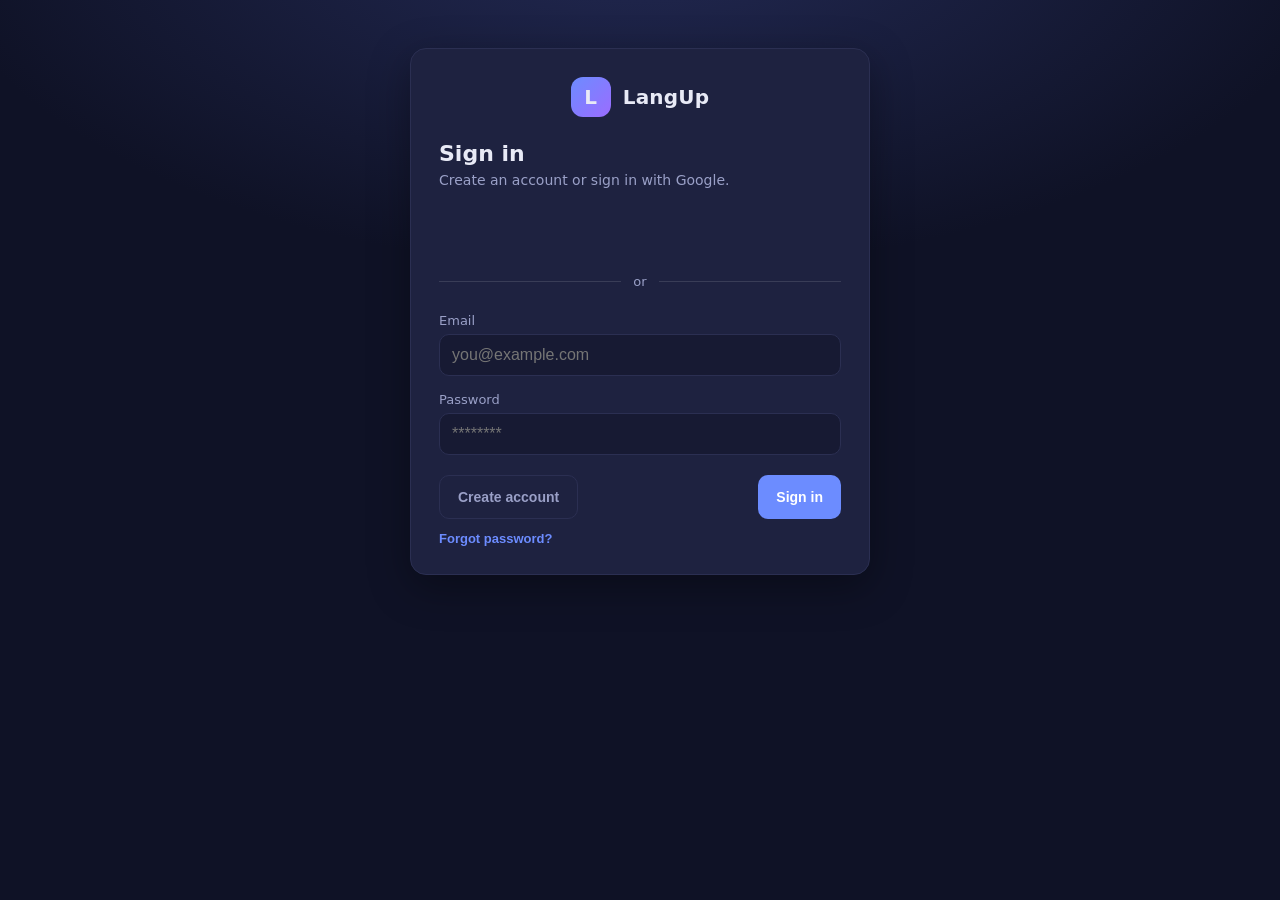
<file: frontend/index.html>
<!DOCTYPE html>
<html lang="en">
  <head>
    <meta charset="UTF-8" />
    <meta name="viewport" content="width=device-width, initial-scale=1.0" />
    <title>LangUp — Home</title>
    <link rel="stylesheet" href="styles.css?v=dev" />
  </head>
  <body>
    <main class="shell">
      <!-- ===================== AUTH (narrow, centered) ===================== -->
      <div class="auth-wrap">
        <!-- LOGIN -->
        <section id="login-view" class="card hidden">
          <header class="brand brand--center">
            <span class="brand__logo">L</span>
            <span class="brand__name">LangUp</span>
          </header>
          <h1 class="card__title" data-i18n="auth.title">Sign in</h1>
          <p class="card__subtitle" data-i18n="auth.subtitle">Create an account or sign in with Google.</p>

          <div id="google-btn" class="google-btn"></div>
          <p id="google-missing" class="notice hidden">
            Google Sign-In is disabled: add <code>GOOGLE_CLIENT_ID</code> in
            <code>frontend/config.js</code>.
          </p>

          <div class="auth-divider"><span data-i18n="auth.or">or</span></div>

          <form id="email-auth-form" class="form">
            <label class="field">
              <span data-i18n="auth.email">Email</span>
              <input id="a-email" type="email" autocomplete="email" required placeholder="you@example.com" />
            </label>
            <label class="field">
              <span data-i18n="auth.password">Password</span>
              <input id="a-password" type="password" autocomplete="current-password" required minlength="8" placeholder="********" />
            </label>
            <label class="field hidden" id="a-name-field">
              <span data-i18n="auth.name_optional">Name (optional)</span>
              <input id="a-name" type="text" autocomplete="name" data-i18n-placeholder="auth.your_name" placeholder="Your name" />
            </label>
            <div class="form__actions">
              <button id="auth-mode-toggle" class="btn btn--ghost" type="button" data-i18n="auth.create_account">Create account</button>
              <button id="auth-submit" class="btn btn--primary" type="submit" data-i18n="auth.signin">Sign in</button>
            </div>
            <button id="forgot-link" class="link-btn" type="button" data-i18n="auth.forgot">Forgot password?</button>
          </form>
        </section>

        <!-- NATIVE LANGUAGE (required for new accounts) -->
        <section id="lang-view" class="card hidden">
          <header class="brand brand--center">
            <span class="brand__logo">L</span>
            <span class="brand__name">LangUp</span>
          </header>
          <h1 class="card__title" data-i18n="native.title">Choose your native language</h1>
          <p class="card__subtitle" data-i18n="native.subtitle">We translate saved words into it. You only need to set this once.</p>
          <form id="lang-form" class="form">
            <label class="field">
              <span data-i18n="native.label">Native language — the one you speak</span>
              <select id="l-native_language" required></select>
            </label>
            <div class="form__actions">
              <span></span>
              <button class="btn btn--primary" type="submit" data-i18n="common.continue">Continue</button>
            </div>
          </form>
        </section>
      </div>

      <!-- ===================== HOME (wide app) ===================== -->
      <section id="profile-view" class="app hidden">
        <nav class="topbar">
          <a href="index.html" class="brand">
            <span class="brand__logo">L</span>
            <span class="brand__name">LangUp</span>
          </a>
          <div class="topbar__nav">
            <a href="dashboard.html" class="topbar__link" data-i18n="nav.dashboard">Dashboard</a>
            <a href="review.html" class="topbar__link" data-i18n="nav.review">Review</a>
            <a href="words.html" class="topbar__link" data-i18n="nav.dictionary">Dictionary</a>
            <a href="practice.html" class="topbar__link" data-i18n="nav.practice">Practice</a>
            <a href="playlist.html" class="topbar__link" data-i18n="nav.songs">Songs</a>
            <a id="nav-admin" href="admin.html" class="topbar__link hidden" data-i18n="nav.admin">Admin</a>
          </div>
          <div id="plan-widget" class="plan-widget hidden">
            <span id="sub-status" class="plan-widget__label">—</span>
            <button id="upgrade-btn" class="btn btn--primary btn--sm hidden" type="button" data-i18n="plan.upgrade">Upgrade</button>
            <button id="manage-btn" class="btn btn--ghost btn--sm hidden" type="button" data-i18n="plan.manage">Manage</button>
          </div>
          <div id="account" class="account">
            <button id="account-btn" class="account__btn" type="button" aria-haspopup="true" aria-expanded="false">
              <span id="avatar" class="avatar avatar--sm">?</span>
            </button>
            <div id="account-dropdown" class="account__dropdown hidden">
              <div class="account__head">
                <span id="p-name" class="account__name">—</span>
                <span id="p-email" class="account__email">—</span>
                <div class="badges">
                  <span id="p-role" class="badge">USER</span>
                  <span id="p-verified" class="badge badge--muted" data-i18n="account.not_verified">not verified</span>
                </div>
                <span id="sub-renew" class="meta hidden"></span>
              </div>
              <a href="#settings-card" class="account__item" data-i18n="account.settings">Account settings</a>
              <a id="admin-link" href="admin.html" class="account__item hidden" data-i18n="account.admin_panel">Admin panel</a>
              <button id="logout-btn" class="account__item account__item--danger" type="button" data-i18n="account.signout">Sign out</button>
            </div>
          </div>
        </nav>

        <div id="verify-banner" class="verify-banner hidden">
          <span data-i18n="verify.banner">Confirm your email to save words and practise.</span>
          <button id="resend-verify-btn" class="btn btn--ghost" type="button" data-i18n="verify.resend">Resend email</button>
        </div>

        <div class="home-main">
          <div class="hero">
            <h1 class="hero__title"><span data-i18n="home.welcome">Welcome back</span><span id="hero-name"></span></h1>
            <p class="hero__subtitle" data-i18n="home.subtitle">Pick up where you left off, or check your progress.</p>
          </div>

          <!-- Account settings -->
          <section id="settings-card" class="card">
            <h2 class="card__title" data-i18n="account.settings">Account settings</h2>
            <p class="card__subtitle" data-i18n="settings.subtitle">Your name and the two languages we work with.</p>
            <form id="profile-form" class="form">
              <label class="field">
                <span data-i18n="settings.name">Name</span>
                <input id="f-full_name" type="text" data-i18n-placeholder="auth.your_name" placeholder="Your name" />
              </label>
              <div class="field-row">
                <label class="field">
                  <span data-i18n="settings.i_speak">I speak (native)</span>
                  <select id="f-native_language"></select>
                </label>
                <label class="field">
                  <span data-i18n="settings.im_learning">I'm learning</span>
                  <select id="f-target_language"></select>
                </label>
              </div>
              <div class="field-row">
                <label class="field">
                  <span data-i18n="settings.ui_language">Interface language</span>
                  <select id="f-ui_language"></select>
                </label>
                <span></span>
              </div>
              <label class="pref-toggle">
                <input id="f-fillers" type="checkbox" />
                <span data-i18n="practice.fillers_toggle">Fill match-pairs rounds with words from the shared dictionary</span>
              </label>
              <!-- Voice picker: one row per language being learned, since a
                   learner studying two languages is listening to two different
                   voices. The demo is synthesized through the normal audio
                   endpoint with an explicit voice, so no pre-rendered samples
                   have to be shipped: the first learner to preview a voice
                   fills the shared cache for everyone after. -->
              <div id="voice-block" class="hidden">
                <span class="field__label" data-i18n="settings.voice">Voice</span>
                <p class="meta" data-i18n="settings.voice_hint">
                  Choose a voice for each language you are learning.
                </p>
                <div id="voice-rows"></div>
              </div>
              <div class="form__actions">
                <span id="p-created" class="meta">—</span>
                <button class="btn btn--primary" type="submit" data-i18n="settings.save">Save changes</button>
              </div>
            </form>
          </section>
        </div>
      </section>

      <div id="toast" class="toast hidden"></div>
    </main>

    <script src="https://accounts.google.com/gsi/client" async></script>
    <script src="config.js?v=dev"></script>
    <script src="i18n.js?v=dev"></script>
    <script src="api.js?v=dev"></script>
    <script src="audio.js?v=dev"></script>
    <script src="app.js?v=dev"></script>
  </body>
</html>
</file>
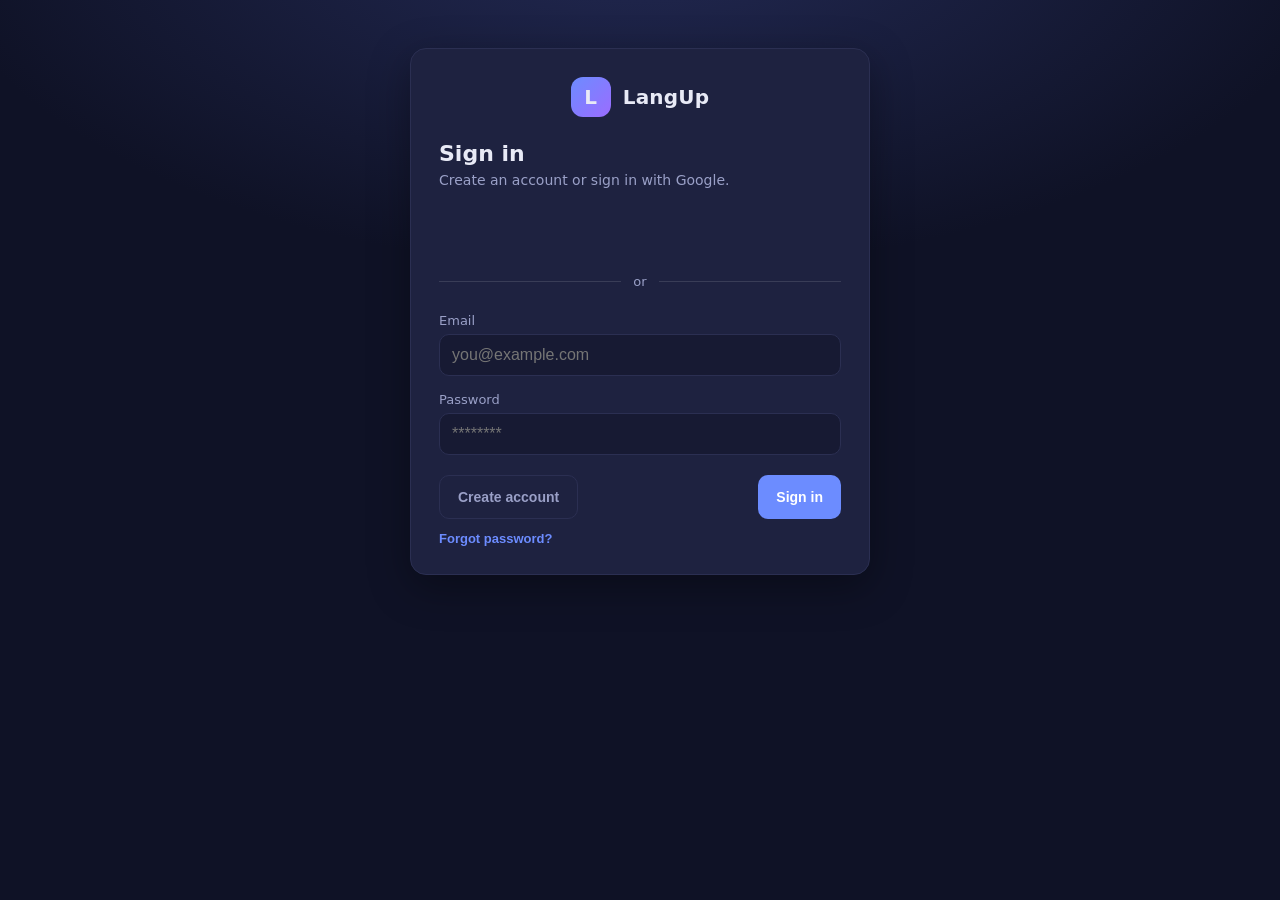
<file: frontend/admin.html>
<!DOCTYPE html>
<html lang="en">
  <head>
    <meta charset="UTF-8" />
    <meta name="viewport" content="width=device-width, initial-scale=1.0" />
    <title>LangUp — Admin</title>
    <link rel="stylesheet" href="styles.css?v=dev" />
  </head>
  <body>
    <main class="shell shell--narrow">
      <header class="brand">
        <span class="brand__logo">L</span>
        <span class="brand__name">LangUp</span>
      </header>

      <!-- USERS LIST -->
      <section id="users-view" class="card">
        <div class="words-bar">
          <a href="index.html" class="btn btn--ghost">← Profile</a>
          <div class="dict__head">
            <h1 class="card__title">Users</h1>
            <span id="users-count" class="meta"></span>
          </div>
        </div>

        <div class="admin__listbar">
          <input id="users-search" class="dict__search" type="text" placeholder="Search by email or name…" />
          <button id="new-user-btn" class="btn btn--primary" type="button">＋ New</button>
          <button id="dict-words-btn" class="btn btn--ghost" type="button">Dictionary</button>
          <button id="dict-import-btn" class="btn btn--ghost" type="button">Import dictionary</button>
        </div>

        <form id="dict-import-form" class="admin__create hidden">
          <div class="admin__create-actions" style="justify-content: flex-start">
            <label class="field" style="max-width: 150px">
              <span>Words are in</span>
              <select id="di-source" required></select>
            </label>
            <label class="field" style="max-width: 150px">
              <span>Translations in</span>
              <select id="di-target" required></select>
            </label>
            <label class="meta" style="display:flex;align-items:center;gap:6px;align-self:end">
              <input id="di-normalize" type="checkbox" /> LLM normalize (messy input)
            </label>
          </div>
          <textarea id="di-text" rows="6" style="width:100%" placeholder="One pair per line:&#10;occur&#9;стається&#10;demand - вимога&#10;provide, надавати"></textarea>
          <div id="di-progress" class="progress progress--indeterminate hidden"><div></div></div>
          <div class="admin__create-actions">
            <span id="di-status" class="meta"></span>
            <button type="button" id="di-cancel" class="btn btn--ghost">Cancel</button>
            <button type="submit" id="di-submit" class="btn btn--primary">Import</button>
          </div>
        </form>

        <form id="new-user-form" class="admin__create hidden">
          <input id="nu-email" type="email" placeholder="Email" autocomplete="off" required />
          <input id="nu-password" type="password" placeholder="Password (min. 8)" minlength="8" autocomplete="new-password" required />
          <input id="nu-name" type="text" placeholder="Name (optional)" />
          <select id="nu-role">
            <option value="USER">USER</option>
            <option value="ADMIN">ADMIN</option>
            <option value="SUPER_ADMIN">SUPER_ADMIN</option>
          </select>
          <div class="admin__create-actions">
            <button type="button" id="nu-cancel" class="btn btn--ghost">Cancel</button>
            <button type="submit" class="btn btn--primary">Create</button>
          </div>
        </form>

        <ul id="users-list" class="dict__list"></ul>
        <p id="users-empty" class="meta hidden">No one found.</p>
      </section>

      <!-- USER DETAIL -->
      <section id="detail-view" class="card hidden">
        <div class="words-bar">
          <button id="back-to-users" class="btn btn--ghost" type="button">← List</button>
          <div class="dict__head">
            <h1 id="d-email" class="card__title">—</h1>
            <span id="d-id" class="meta"></span>
          </div>
        </div>

        <div class="admin__controls">
          <label class="field">
            <span>Name</span>
            <input id="d-name" type="text" placeholder="—" />
          </label>
          <label class="field">
            <span>Role</span>
            <select id="d-role">
              <option value="USER">USER</option>
              <option value="ADMIN">ADMIN</option>
              <option value="SUPER_ADMIN">SUPER_ADMIN</option>
            </select>
          </label>
          <label class="field">
            <span>Status</span>
            <select id="d-status">
              <option value="ACTIVE">ACTIVE</option>
              <option value="SUSPENDED">SUSPENDED</option>
              <option value="DELETED">DELETED</option>
            </select>
          </label>
          <button id="d-save" class="btn btn--primary" type="button">Save</button>
          <button id="d-delete" class="btn btn--danger" type="button">Delete</button>
        </div>

        <div class="admin__tabs">
          <button id="tab-vocab" class="chip chip--on" type="button">Vocabulary</button>
          <button id="tab-exercises" class="chip" type="button">Exercises</button>
        </div>

        <form id="add-word-form" class="admin__addword">
          <input id="aw-word" type="text" placeholder="Word" required />
          <input id="aw-lang" type="text" placeholder="language (en)" maxlength="8" value="en" required />
          <button type="submit" class="btn btn--primary">＋ Add</button>
        </form>

        <ul id="d-vocab" class="dict__list"></ul>
        <ul id="d-exercises" class="dict__list hidden"></ul>
        <p id="d-empty" class="meta hidden">Empty.</p>
      </section>

      <!-- SHARED DICTIONARY (CRUD, split by language) -->
      <section id="dict-view" class="card hidden">
        <div class="words-bar">
          <button id="back-from-dict" class="btn btn--ghost" type="button">← Users</button>
          <div class="dict__head">
            <h1 class="card__title">Shared dictionary</h1>
            <span id="dict-count" class="meta"></span>
          </div>
        </div>

        <div id="dict-langs" class="admin__tabs"></div>

        <div class="admin__listbar">
          <input id="dict-search" class="dict__search" type="text" placeholder="Search lemma…" />
          <button id="dw-new-btn" class="btn btn--primary" type="button">＋ New word</button>
        </div>

        <form id="dw-form" class="admin__create hidden">
          <div class="admin__create-actions" style="justify-content: flex-start">
            <label class="field" style="max-width: 200px">
              <span>Lemma</span>
              <input id="dw-lemma" type="text" placeholder="word" maxlength="128" required />
            </label>
            <label class="field" style="max-width: 150px">
              <span>Language</span>
              <select id="dw-lang" required></select>
            </label>
            <label class="field" style="max-width: 220px">
              <span>Translation (uk)</span>
              <input id="dw-translation" type="text" placeholder="optional" maxlength="256" />
            </label>
          </div>
          <div class="admin__create-actions">
            <button type="button" id="dw-cancel" class="btn btn--ghost">Cancel</button>
            <button type="submit" id="dw-submit" class="btn btn--primary">Create</button>
          </div>
        </form>

        <ul id="dict-list" class="dict__list"></ul>
        <p id="dict-empty" class="meta hidden">No words.</p>

        <div class="admin__pager">
          <button id="dict-prev" class="btn btn--ghost" type="button">← Prev</button>
          <span id="dict-page" class="meta"></span>
          <button id="dict-next" class="btn btn--ghost" type="button">Next →</button>
        </div>
      </section>

      <div id="toast" class="toast hidden"></div>
    </main>

    <script src="config.js?v=dev"></script>
    <script src="api.js?v=dev"></script>
    <script src="admin.js?v=dev"></script>
  </body>
</html>
</file>
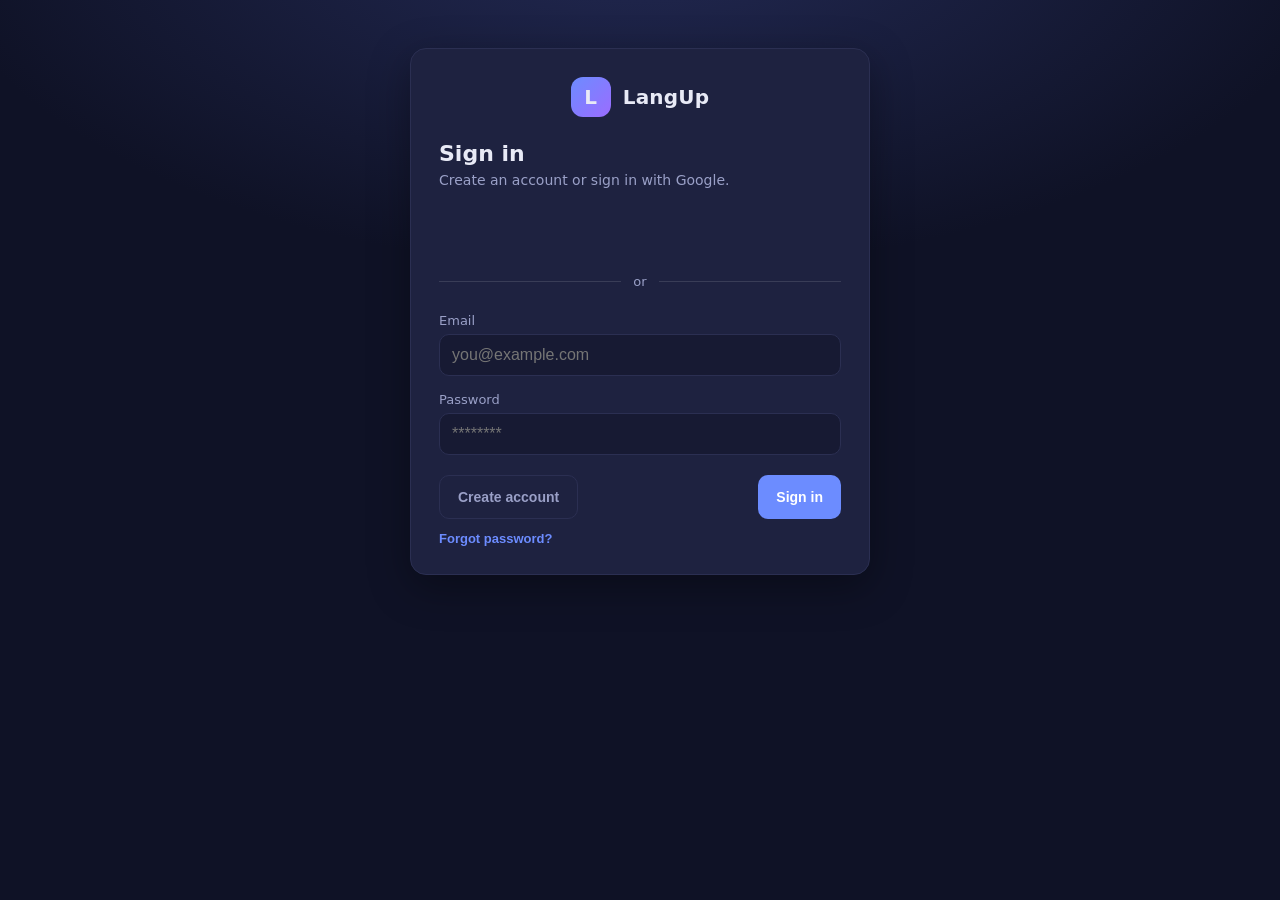
<file: frontend/dashboard.html>
<!DOCTYPE html>
<html lang="en">
  <head>
    <meta charset="UTF-8" />
    <meta name="viewport" content="width=device-width, initial-scale=1.0" />
    <title>LangUp — Dashboard</title>
    <link rel="stylesheet" href="styles.css?v=dev" />
  </head>
  <body>
    <main class="shell">
      <section class="app">
        <nav class="topbar">
          <a href="index.html" class="brand">
            <span class="brand__logo">L</span>
            <span class="brand__name">LangUp</span>
          </a>
          <div class="topbar__nav">
            <a href="dashboard.html" class="topbar__link is-active" data-i18n="nav.dashboard">Dashboard</a>
            <a href="review.html" class="topbar__link" data-i18n="nav.review">Review</a>
            <a href="words.html" class="topbar__link" data-i18n="nav.dictionary">Dictionary</a>
            <a href="practice.html" class="topbar__link" data-i18n="nav.practice">Practice</a>
            <a href="playlist.html" class="topbar__link" data-i18n="nav.songs">Songs</a>
            <a href="index.html" class="topbar__link" data-i18n="nav.home">Home</a>
          </div>
        </nav>

        <div class="hero hero--split">
          <div>
            <h1 class="hero__title" data-i18n="dash.title">Your progress</h1>
            <p class="hero__subtitle" data-i18n="dash.subtitle">A snapshot of your vocabulary and daily practice.</p>
          </div>
          <div class="hero__actions">
            <a href="review.html" class="btn btn--primary" data-i18n="dash.review_now">Review now →</a>
            <a href="practice.html" class="btn btn--ghost" data-i18n="nav.practice">Practice</a>
          </div>
        </div>

        <!-- key numbers -->
        <div class="grid grid--4">
          <div class="stat stat--accent">
            <span id="stat-total" class="stat__value">—</span>
            <span class="stat__label" data-i18n="dash.words_saved">Words saved</span>
          </div>
          <div class="stat">
            <span id="stat-due" class="stat__value">—</span>
            <span class="stat__label" data-i18n="dash.due">Due for review</span>
          </div>
          <div class="stat">
            <span id="stat-mastered" class="stat__value">—</span>
            <span class="stat__label" data-i18n="mastery.mastered">Mastered</span>
          </div>
          <div class="stat">
            <span id="stat-gen" class="stat__value">—</span>
            <span class="stat__label" data-i18n="dash.gen_today">AI generations today</span>
          </div>
        </div>

        <div class="grid grid--2">
          <!-- mastery breakdown -->
          <section class="card">
            <h2 class="card__title" data-i18n="dash.mastery_title">Mastery breakdown</h2>
            <p class="card__subtitle" data-i18n="dash.mastery_subtitle">How far along each of your words is.</p>
            <div id="mastery-empty" class="notice hidden" data-i18n="dash.mastery_empty">
              No words yet — save your first one with the extension to see progress here.
            </div>
            <div id="mastery-wrap">
              <div class="mastery">
                <div id="seg-new" class="mastery__seg mastery__seg--new"></div>
                <div id="seg-learning" class="mastery__seg mastery__seg--learning"></div>
                <div id="seg-review" class="mastery__seg mastery__seg--review"></div>
                <div id="seg-mastered" class="mastery__seg mastery__seg--mastered"></div>
              </div>
              <div class="mastery-legend">
                <span><i class="dot dot--new"></i><span data-i18n="mastery.new">New</span> <b id="cnt-new">0</b></span>
                <span><i class="dot dot--learning"></i><span data-i18n="mastery.learning">Learning</span> <b id="cnt-learning">0</b></span>
                <span><i class="dot dot--review"></i><span data-i18n="mastery.review">Review</span> <b id="cnt-review">0</b></span>
                <span><i class="dot dot--mastered"></i><span data-i18n="mastery.mastered">Mastered</span> <b id="cnt-mastered">0</b></span>
              </div>
            </div>
          </section>

          <!-- plan + actions -->
          <section class="card">
            <h2 class="card__title" data-i18n="dash.plan_actions">Plan &amp; quick actions</h2>
            <div id="sub-box" class="sub-box">
              <div class="sub-box__info">
                <span class="sub-box__label" data-i18n="plan.label">Plan</span>
                <span id="sub-status" class="sub-box__status">—</span>
                <span id="sub-renew" class="meta hidden"></span>
              </div>
            </div>
            <div class="links-row" style="margin-top: 18px">
              <a href="practice.html" class="btn btn--primary words-link" data-i18n="dash.practice_arrow">Practice →</a>
              <a href="words.html" class="btn btn--ghost words-link" data-i18n="dash.my_dict">My dictionary →</a>
            </div>
          </section>
        </div>
      </section>

      <div id="toast" class="toast hidden"></div>
    </main>

    <script src="config.js?v=dev"></script>
    <script src="i18n.js?v=dev"></script>
    <script src="api.js?v=dev"></script>
    <script src="audio.js?v=dev"></script>
    <script src="dashboard.js?v=dev"></script>
  </body>
</html>
</file>
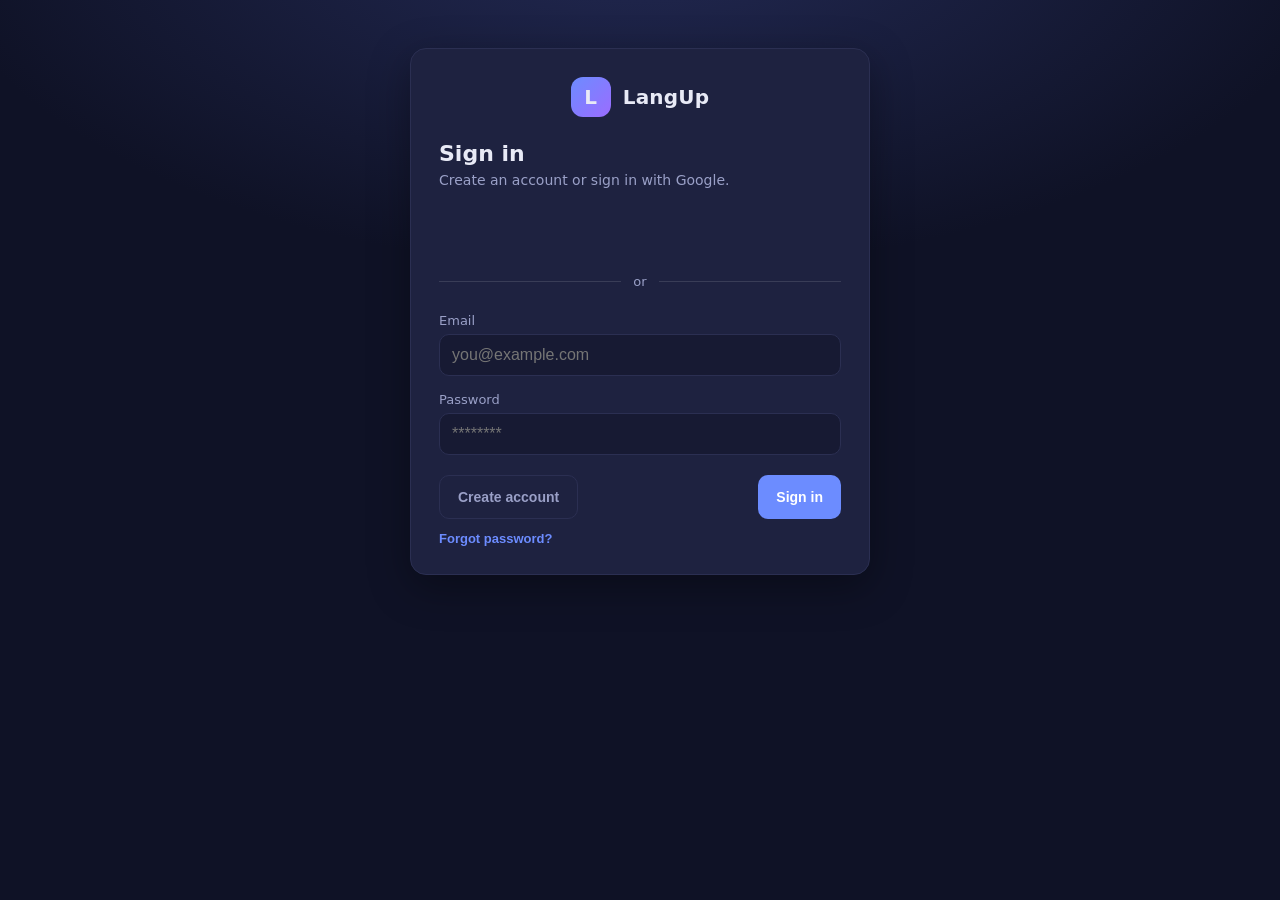
<file: frontend/playlist.html>
<!DOCTYPE html>
<html lang="en">
  <head>
    <meta charset="UTF-8" />
    <meta name="viewport" content="width=device-width, initial-scale=1.0" />
    <title>LangUp — Playlist</title>
    <link rel="stylesheet" href="styles.css?v=dev" />
  </head>
  <body>
    <main class="shell shell--narrow">
      <section class="app">
        <nav class="topbar">
          <a href="index.html" class="brand">
            <span class="brand__logo">L</span>
            <span class="brand__name">LangUp</span>
          </a>
          <div class="topbar__nav">
            <a href="dashboard.html" class="topbar__link" data-i18n="nav.dashboard">Dashboard</a>
            <a href="review.html" class="topbar__link" data-i18n="nav.review">Review</a>
            <a href="words.html" class="topbar__link" data-i18n="nav.dictionary">Dictionary</a>
            <a href="practice.html" class="topbar__link" data-i18n="nav.practice">Practice</a>
            <a href="playlist.html" class="topbar__link is-active" data-i18n="nav.songs">Songs</a>
          </div>
        </nav>

        <div class="hero">
          <h1 class="hero__title" data-i18n="playlist.title">Understand your playlist</h1>
          <p class="hero__subtitle" data-i18n="playlist.subtitle">Paste a Spotify playlist link to see which words you already know.</p>
        </div>

        <!-- import -->
        <div id="import-bar">
          <div class="admin__listbar">
            <input id="pl-url" class="dict__search" type="text" data-i18n-placeholder="playlist.url_ph" placeholder="Spotify playlist link…" />
            <button id="pl-import" class="btn btn--primary" type="button" data-i18n="playlist.import">Import</button>
          </div>
          <div id="pl-progress" class="progress progress--indeterminate hidden"><div></div></div>
          <p id="pl-status" class="meta"></p>
        </div>

        <!-- saved playlists -->
        <div id="playlists-view">
          <h2 class="card__title" data-i18n="playlist.my_playlists">My playlists</h2>
          <ul id="playlists-list" class="dict__list"></ul>
          <p id="playlists-empty" class="meta hidden" data-i18n="playlist.empty_playlists">No playlists yet — import one above.</p>
        </div>

        <!-- one playlist's songs -->
        <section id="songs-view" class="card hidden">
          <div class="words-bar">
            <button id="sv-back" class="btn btn--ghost" type="button" data-i18n="playlist.back_playlists">← Playlists</button>
            <div class="dict__head">
              <h2 id="sv-name" class="card__title">—</h2>
            </div>
          </div>
          <input id="songs-search" class="dict__search" type="text" data-i18n-placeholder="playlist.song_search_ph" placeholder="Search a song…" />
          <ul id="songs-list" class="dict__list"></ul>
          <p id="songs-empty" class="meta hidden" data-i18n="playlist.no_songs">No songs.</p>
        </section>

        <!-- lyrics -->
        <section id="lyrics-view" class="card hidden">
          <div class="words-bar">
            <button id="ly-back" class="btn btn--ghost" type="button" data-i18n="playlist.back_songs">← Songs</button>
            <div class="dict__head">
              <h2 id="ly-title" class="card__title">—</h2>
              <span id="ly-artist" class="meta"></span>
            </div>
          </div>
          <div class="lyrics-legend">
            <span><i class="dot dot--known"></i><span data-i18n="playlist.legend_known">Known</span></span>
            <span><i class="dot dot--learning"></i><span data-i18n="playlist.legend_learning">Learning</span></span>
            <span><i class="dot dot--unknown"></i><span data-i18n="playlist.legend_unknown">New</span></span>
          </div>
          <p id="ly-status" class="meta"></p>
          <div id="lyrics-body" class="lyrics"></div>
        </section>
      </section>

      <div id="toast" class="toast hidden"></div>
    </main>

    <script src="config.js?v=dev"></script>
    <script src="i18n.js?v=dev"></script>
    <script src="api.js?v=dev"></script>
    <script src="audio.js?v=dev"></script>
    <script src="playlist.js?v=dev"></script>
  </body>
</html>
</file>
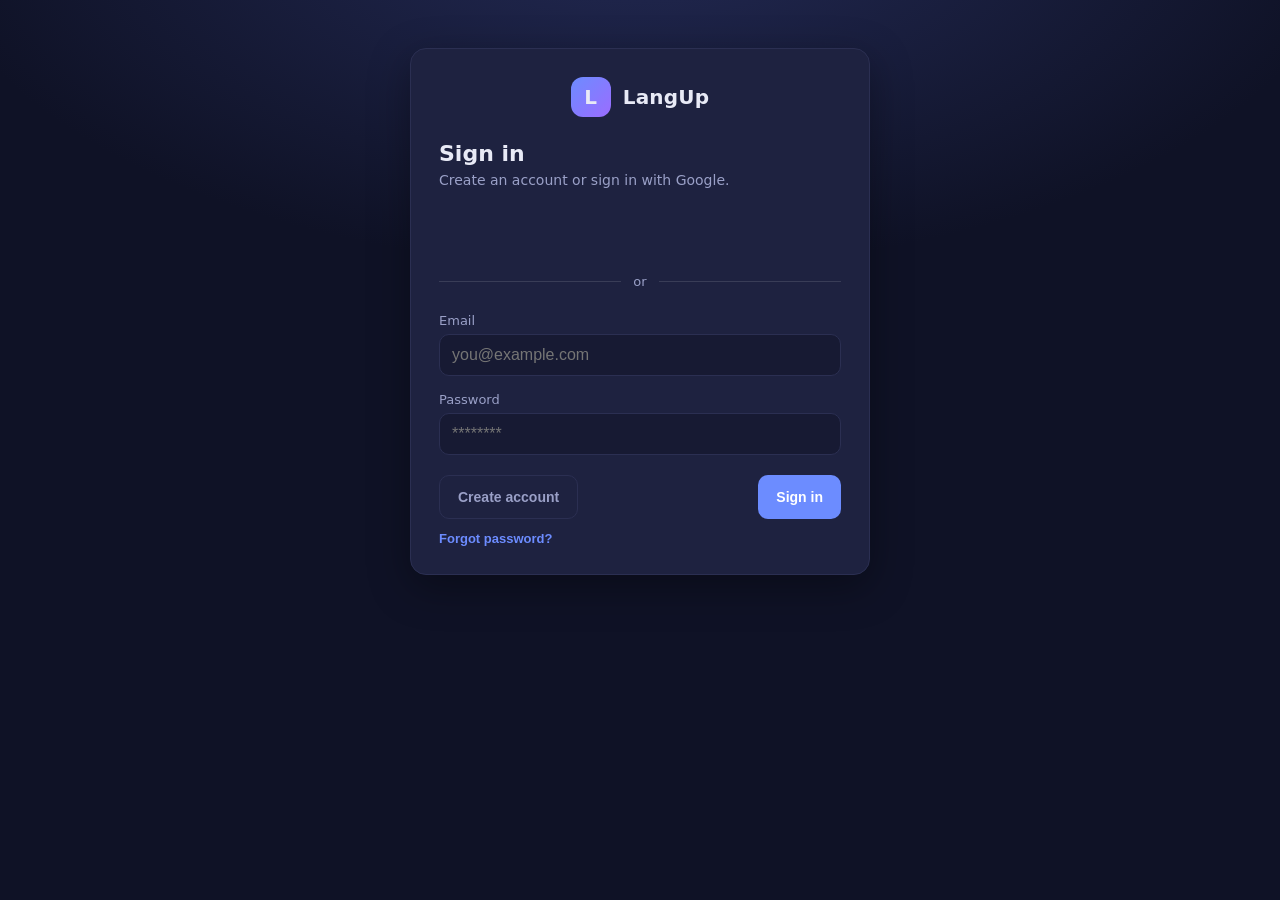
<file: frontend/practice.html>
<!DOCTYPE html>
<html lang="en">
  <head>
    <meta charset="UTF-8" />
    <meta name="viewport" content="width=device-width, initial-scale=1.0" />
    <title>LangUp — Practice</title>
    <link rel="stylesheet" href="styles.css?v=dev" />
  </head>
  <body>
    <main class="shell shell--narrow">
      <header class="brand">
        <span class="brand__logo">L</span>
        <span class="brand__name">LangUp</span>
      </header>

      <section class="card">
        <div class="words-bar">
          <a href="index.html" class="btn btn--ghost" data-i18n="common.back_profile">← Profile</a>
          <div class="dict__head">
            <h1 class="card__title" data-i18n="nav.practice">Practice</h1>
          </div>
        </div>

        <!-- language picker (shown only when learning more than one) -->
        <div id="langs-bar" class="types hidden">
          <span class="langs__label" data-i18n="practice.language">Language</span>
          <div id="langs-list" class="types__list"></div>
        </div>

        <!-- type picker -->
        <div id="types-bar" class="types hidden">
          <div id="types-list" class="types__list"></div>
        </div>

        <!-- exercise -->
        <div id="ex-view" class="hidden">
          <p id="ex-prompt" class="card__subtitle"></p>
          <div id="ex-meter" class="meter hidden">
            <div id="ex-lives" class="lives"></div>
            <span id="ex-timer" class="timer"></span>
          </div>
          <p id="ex-text" class="ex__text"></p>
          <div id="ex-blanks"></div>
          <div class="form__actions">
            <span id="ex-status" class="meta"></span>
            <button id="ex-submit" class="btn btn--primary" type="button" disabled data-i18n="practice.answer">Answer</button>
          </div>
        </div>

        <!-- result -->
        <div id="res-view" class="hidden">
          <div id="res-banner" class="ex__result"></div>
          <!-- Filled by renderResult: the exercise read aloud. For TYPING and
               FILL_IN_BLANKS this is the first point the audio may be offered
               at all, since before answering it would speak the answer. -->
          <p id="res-audio" class="ex__sentence hidden"></p>
          <div class="form__actions">
            <span id="res-mastery" class="meta"></span>
            <div class="links-row">
              <button id="res-generate" class="btn btn--ghost" type="button" data-i18n="practice.generate_more">Generate more</button>
              <button id="res-next" class="btn btn--primary" type="button" data-i18n="practice.next">Next exercise →</button>
            </div>
          </div>
        </div>

        <!-- empty pool -->
        <div id="empty-view" class="hidden">
          <p id="empty-text" class="card__subtitle" data-i18n="practice.empty">
            No exercises ready yet. They're generated automatically after you save
            new words with the extension — this usually takes up to a minute.
          </p>
          <div class="form__actions">
            <span id="empty-status" class="meta"></span>
            <div class="links-row">
              <button id="empty-retry" class="btn btn--ghost" type="button" data-i18n="practice.refresh">Refresh</button>
              <button id="empty-generate" class="btn btn--primary" type="button" data-i18n="practice.generate_more">Generate more</button>
            </div>
          </div>
        </div>

        <p id="loading" class="meta" data-i18n="common.loading">Loading…</p>
      </section>
    </main>

    <script src="config.js?v=dev"></script>
    <script src="i18n.js?v=dev"></script>
    <script src="api.js?v=dev"></script>
    <script src="audio.js?v=dev"></script>
    <script src="practice.js?v=dev"></script>
  </body>
</html>
</file>
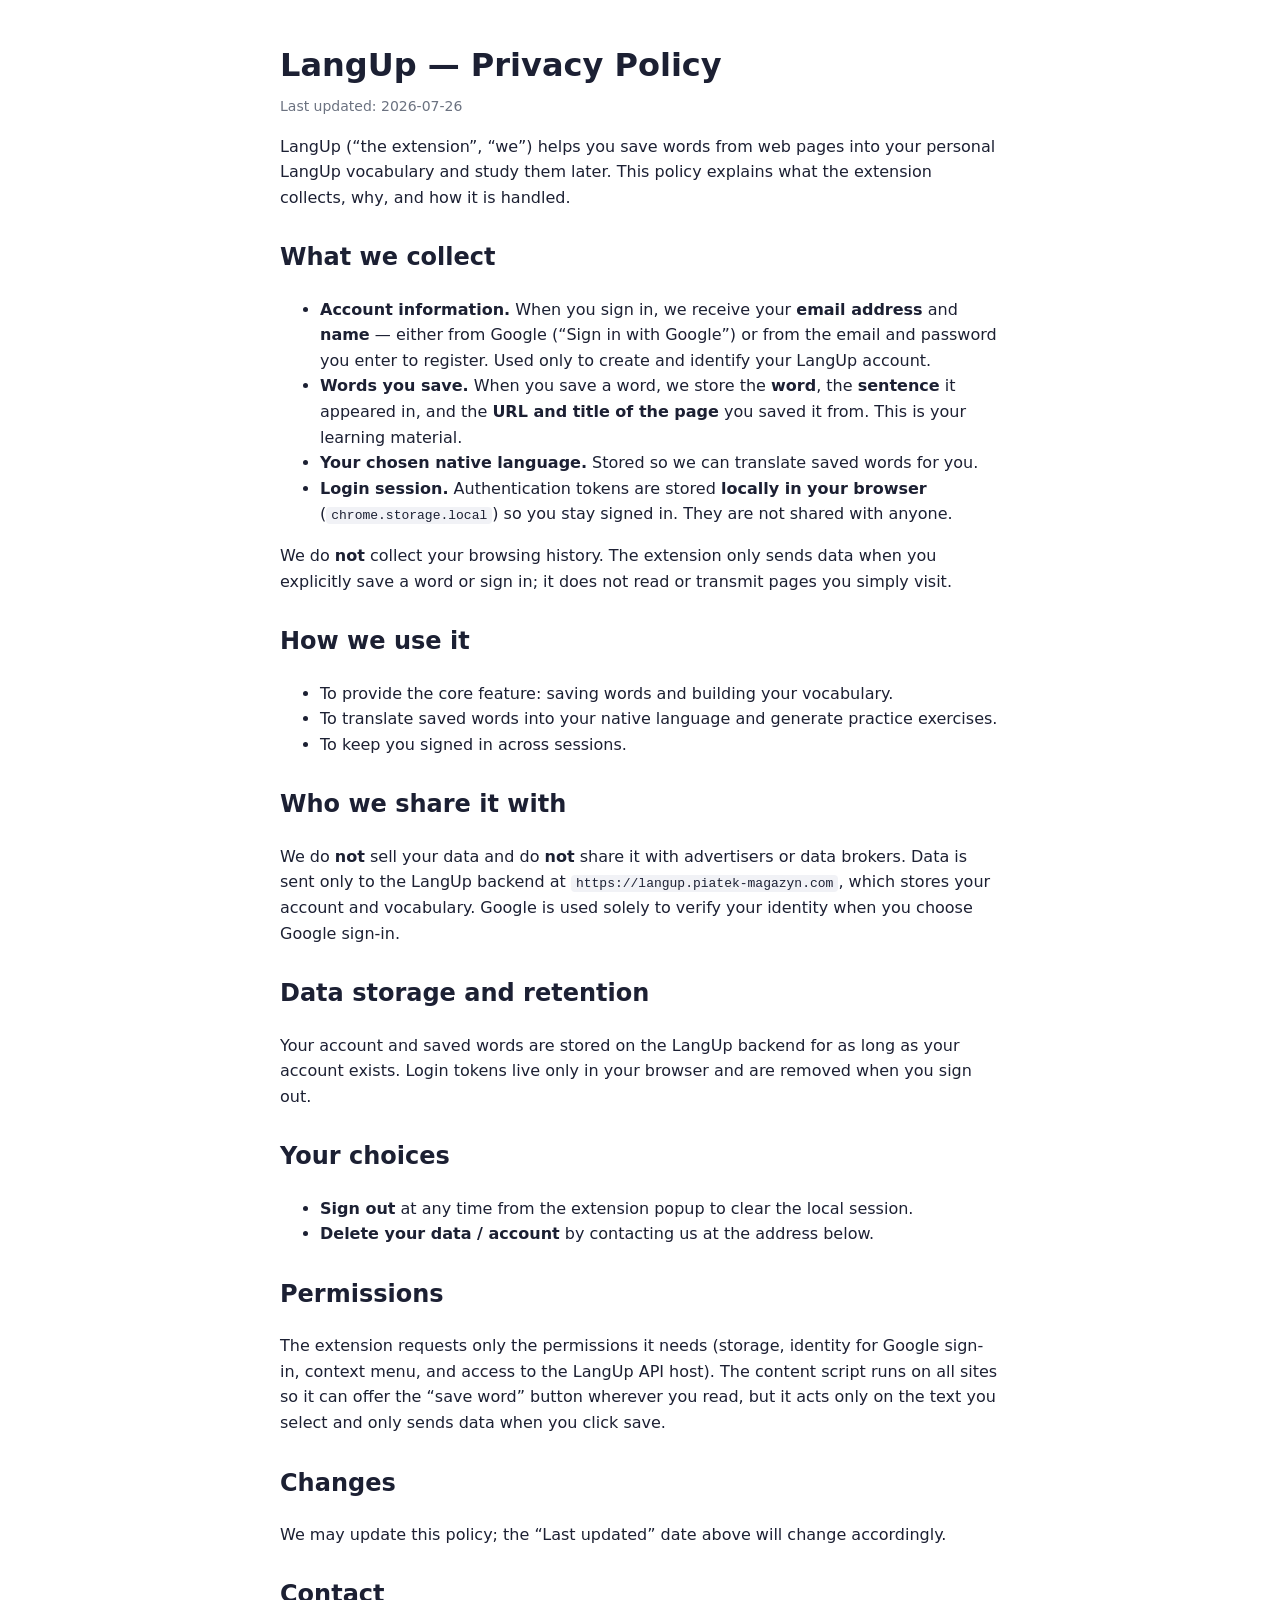
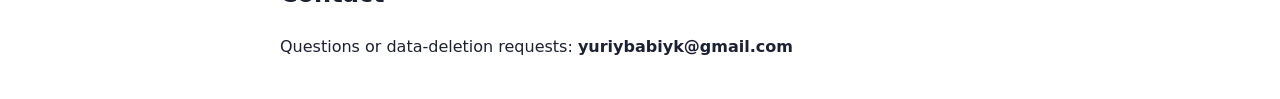
<file: frontend/privacy.html>
<!DOCTYPE html>
<html lang="en">
  <head>
    <meta charset="UTF-8" />
    <meta name="viewport" content="width=device-width, initial-scale=1.0" />
    <title>LangUp — Privacy Policy</title>
    <style>
      body { max-width: 720px; margin: 40px auto; padding: 0 20px; font-family: system-ui, "Segoe UI", Arial, sans-serif; color: #1c2033; line-height: 1.6; }
      h1 { margin-bottom: 4px; }
      .updated { color: #6b7280; font-size: 14px; margin-top: 0; }
      h2 { margin-top: 28px; }
      code { background: #f1f2f6; padding: 1px 5px; border-radius: 4px; }
      a { color: #5570f0; }
    </style>
  </head>
  <body>
    <h1>LangUp — Privacy Policy</h1>
    <p class="updated">Last updated: 2026-07-26</p>

    <p>LangUp (“the extension”, “we”) helps you save words from web pages into your personal LangUp vocabulary and study them later. This policy explains what the extension collects, why, and how it is handled.</p>

    <h2>What we collect</h2>
    <ul>
      <li><strong>Account information.</strong> When you sign in, we receive your <strong>email address</strong> and <strong>name</strong> — either from Google (“Sign in with Google”) or from the email and password you enter to register. Used only to create and identify your LangUp account.</li>
      <li><strong>Words you save.</strong> When you save a word, we store the <strong>word</strong>, the <strong>sentence</strong> it appeared in, and the <strong>URL and title of the page</strong> you saved it from. This is your learning material.</li>
      <li><strong>Your chosen native language.</strong> Stored so we can translate saved words for you.</li>
      <li><strong>Login session.</strong> Authentication tokens are stored <strong>locally in your browser</strong> (<code>chrome.storage.local</code>) so you stay signed in. They are not shared with anyone.</li>
    </ul>
    <p>We do <strong>not</strong> collect your browsing history. The extension only sends data when you explicitly save a word or sign in; it does not read or transmit pages you simply visit.</p>

    <h2>How we use it</h2>
    <ul>
      <li>To provide the core feature: saving words and building your vocabulary.</li>
      <li>To translate saved words into your native language and generate practice exercises.</li>
      <li>To keep you signed in across sessions.</li>
    </ul>

    <h2>Who we share it with</h2>
    <p>We do <strong>not</strong> sell your data and do <strong>not</strong> share it with advertisers or data brokers. Data is sent only to the LangUp backend at <code>https://langup.piatek-magazyn.com</code>, which stores your account and vocabulary. Google is used solely to verify your identity when you choose Google sign-in.</p>

    <h2>Data storage and retention</h2>
    <p>Your account and saved words are stored on the LangUp backend for as long as your account exists. Login tokens live only in your browser and are removed when you sign out.</p>

    <h2>Your choices</h2>
    <ul>
      <li><strong>Sign out</strong> at any time from the extension popup to clear the local session.</li>
      <li><strong>Delete your data / account</strong> by contacting us at the address below.</li>
    </ul>

    <h2>Permissions</h2>
    <p>The extension requests only the permissions it needs (storage, identity for Google sign-in, context menu, and access to the LangUp API host). The content script runs on all sites so it can offer the “save word” button wherever you read, but it acts only on the text you select and only sends data when you click save.</p>

    <h2>Changes</h2>
    <p>We may update this policy; the “Last updated” date above will change accordingly.</p>

    <h2>Contact</h2>
    <p>Questions or data-deletion requests: <strong>yuriybabiyk@gmail.com</strong></p>
  </body>
</html>
</file>
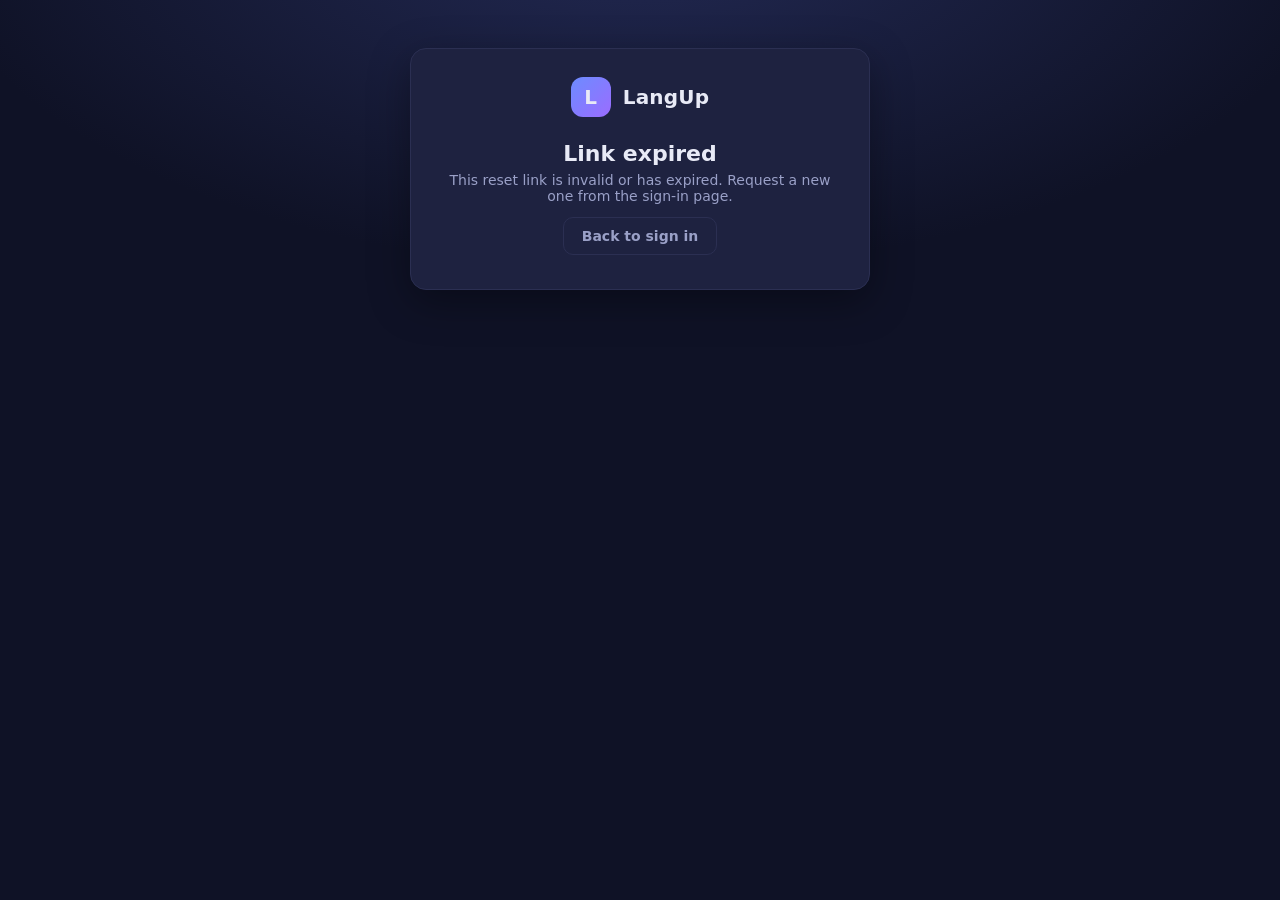
<file: frontend/reset.html>
<!DOCTYPE html>
<html lang="en">
  <head>
    <meta charset="UTF-8" />
    <meta name="viewport" content="width=device-width, initial-scale=1.0" />
    <title>LangUp — Reset password</title>
    <link rel="stylesheet" href="styles.css?v=dev" />
  </head>
  <body>
    <main class="shell">
      <div class="auth-wrap">
        <section class="card">
          <header class="brand brand--center">
            <span class="brand__logo">L</span>
            <span class="brand__name">LangUp</span>
          </header>

          <!-- form -->
          <div id="form-view">
            <h1 class="card__title" data-i18n="reset.title">Choose a new password</h1>
            <p class="card__subtitle" data-i18n="reset.subtitle">Enter a new password for your account.</p>
            <form id="reset-form" class="form">
              <label class="field">
                <span data-i18n="reset.new_password">New password</span>
                <input id="password" type="password" autocomplete="new-password" required minlength="8" placeholder="********" />
              </label>
              <label class="field">
                <span data-i18n="reset.confirm_password">Confirm password</span>
                <input id="confirm" type="password" autocomplete="new-password" required minlength="8" placeholder="********" />
              </label>
              <div class="form__actions">
                <span></span>
                <button id="submit" class="btn btn--primary" type="submit" data-i18n="reset.update">Update password</button>
              </div>
            </form>
          </div>

          <!-- success -->
          <div id="done-view" class="hidden" style="text-align: center">
            <h1 class="card__title" data-i18n="reset.done_title">Password updated ✓</h1>
            <p class="card__subtitle" data-i18n="reset.done_subtitle">You can now sign in with your new password.</p>
            <p style="margin-top: 22px">
              <a href="index.html" class="btn btn--primary" data-i18n="reset.goto_signin">Go to sign in →</a>
            </p>
          </div>

          <!-- bad link -->
          <div id="invalid-view" class="hidden" style="text-align: center">
            <h1 class="card__title" data-i18n="reset.expired_title">Link expired</h1>
            <p class="card__subtitle" data-i18n="reset.expired_subtitle">This reset link is invalid or has expired. Request a new one from the sign-in page.</p>
            <p style="margin-top: 22px">
              <a href="index.html" class="btn btn--ghost" data-i18n="reset.back_signin">Back to sign in</a>
            </p>
          </div>

          <p id="status" class="notice hidden"></p>
        </section>
      </div>
    </main>

    <script src="config.js?v=dev"></script>
    <script src="i18n.js?v=dev"></script>
    <script src="api.js?v=dev"></script>
    <script src="reset.js?v=dev"></script>
  </body>
</html>
</file>
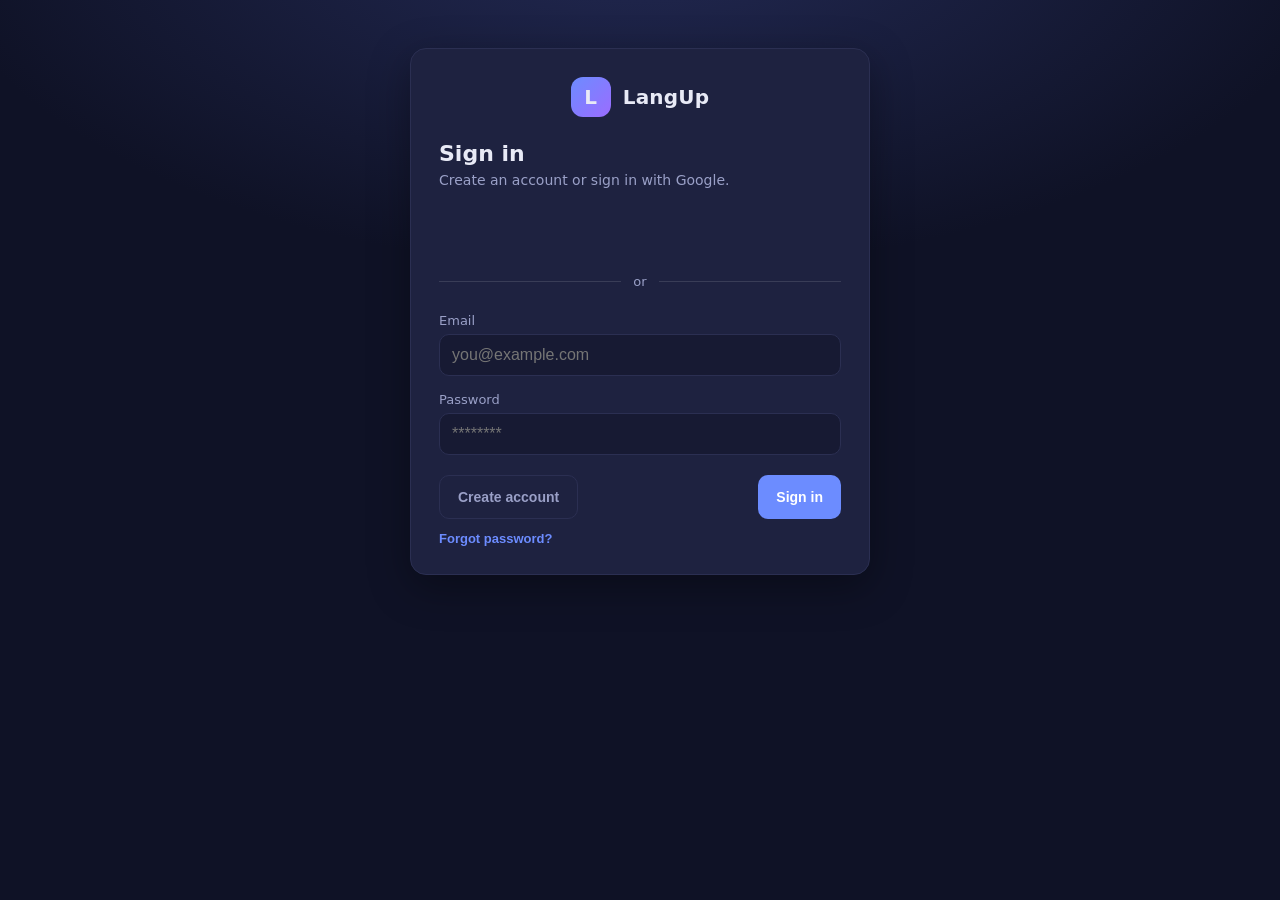
<file: frontend/review.html>
<!DOCTYPE html>
<html lang="en">
  <head>
    <meta charset="UTF-8" />
    <meta name="viewport" content="width=device-width, initial-scale=1.0" />
    <title>LangUp — Review</title>
    <link rel="stylesheet" href="styles.css?v=dev" />
  </head>
  <body>
    <main class="shell shell--narrow">
      <section class="app">
        <nav class="topbar">
          <a href="index.html" class="brand">
            <span class="brand__logo">L</span>
            <span class="brand__name">LangUp</span>
          </a>
          <div class="topbar__nav">
            <a href="dashboard.html" class="topbar__link" data-i18n="nav.dashboard">Dashboard</a>
            <a href="review.html" class="topbar__link is-active" data-i18n="nav.review">Review</a>
            <a href="words.html" class="topbar__link" data-i18n="nav.dictionary">Dictionary</a>
            <a href="practice.html" class="topbar__link" data-i18n="nav.practice">Practice</a>
            <a href="playlist.html" class="topbar__link" data-i18n="nav.songs">Songs</a>
          </div>
        </nav>

        <div class="hero">
          <h1 class="hero__title" data-i18n="nav.review">Review</h1>
          <p class="hero__subtitle" data-i18n="review.subtitle">Recall each word, then grade yourself. We schedule the next review for you.</p>
        </div>

        <!-- loading -->
        <div id="loading" class="card meta" data-i18n="review.loading">Loading your review queue…</div>

        <!-- nothing due -->
        <section id="done-view" class="card hidden" style="text-align: center">
          <h2 class="card__title" data-i18n="review.done_title">All caught up 🎉</h2>
          <p id="done-text" class="card__subtitle" data-i18n="review.done_default">Nothing is due right now. Save more words or come back later.</p>
          <div class="links-row" style="justify-content: center; margin-top: 20px">
            <a href="dashboard.html" class="btn btn--ghost" data-i18n="nav.dashboard">Dashboard</a>
            <a href="practice.html" class="btn btn--primary" data-i18n="review.practice_instead">Practice instead →</a>
          </div>
        </section>

        <!-- the card -->
        <section id="card-view" class="card review-card hidden">
          <div class="review-card__top">
            <span id="rc-lang" class="badge badge--muted">en</span>
            <span id="rc-progress" class="meta">1 / 1</span>
          </div>

          <div class="review-card__body">
            <p class="rc__word">
              <span id="rc-word">—</span>
              <!-- Safe face-down: the hidden answer is the translation, not
                   how the word sounds. -->
              <button
                id="rc-speak"
                type="button"
                class="speak"
                data-speak=""
                data-speak-lang=""
                data-i18n-aria-label="audio.listen"
                aria-label="Listen"
              >
                🔊
              </button>
            </p>
            <p id="rc-translation" class="rc__translation hidden">—</p>
          </div>

          <button id="show-btn" class="btn btn--primary rc__show" type="button" data-i18n="review.show_answer">Show answer</button>

          <div id="grades" class="rc__grades hidden">
            <button class="btn grade grade--again" data-q="1" type="button" data-i18n="grade.forgot">Forgot</button>
            <button class="btn grade grade--hard" data-q="3" type="button" data-i18n="grade.hard">Hard</button>
            <button class="btn grade grade--good" data-q="4" type="button" data-i18n="grade.good">Good</button>
            <button class="btn grade grade--easy" data-q="5" type="button" data-i18n="grade.easy">Easy</button>
          </div>
        </section>
      </section>

      <div id="toast" class="toast hidden"></div>
    </main>

    <script src="config.js?v=dev"></script>
    <script src="i18n.js?v=dev"></script>
    <script src="api.js?v=dev"></script>
    <script src="audio.js?v=dev"></script>
    <script src="review.js?v=dev"></script>
  </body>
</html>
</file>
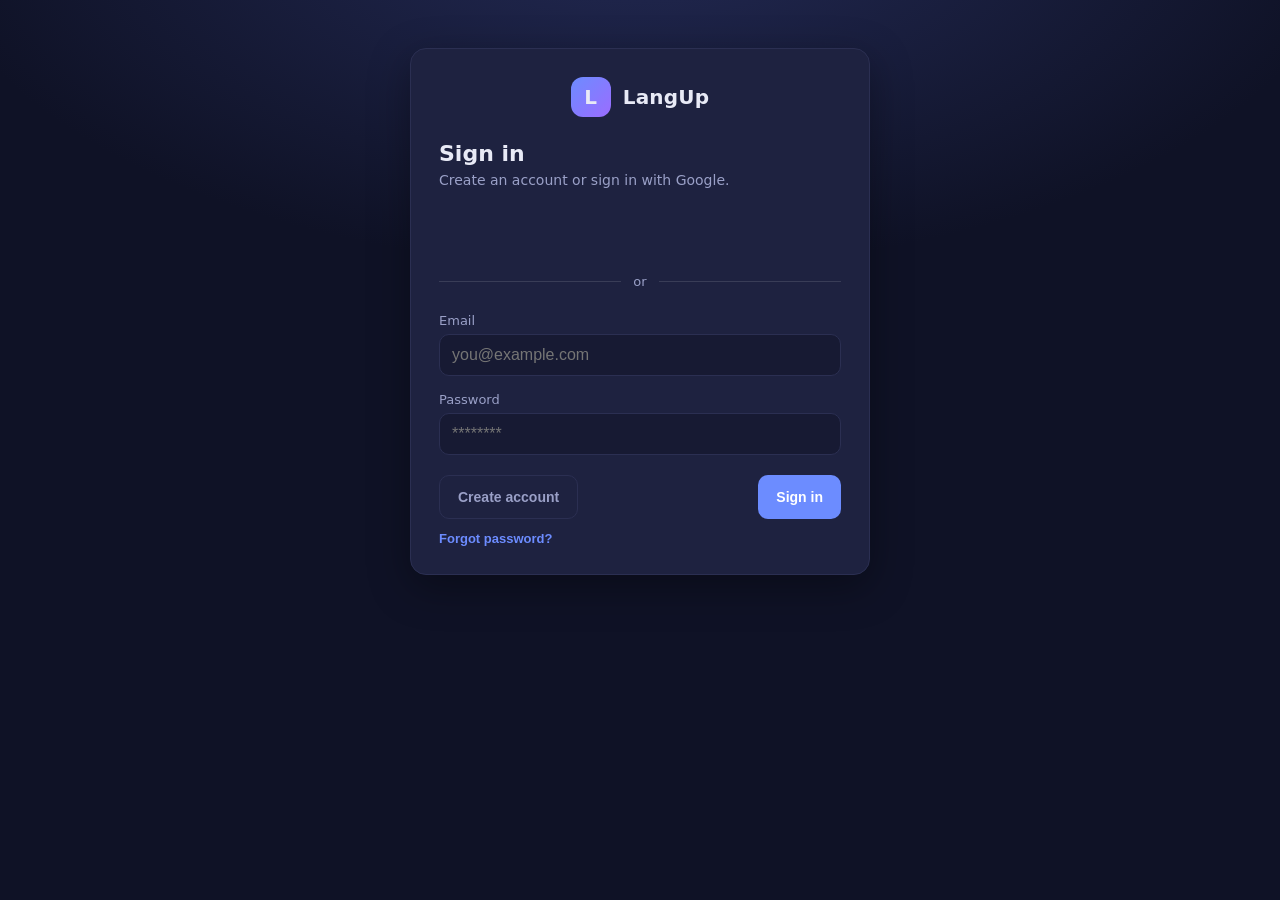
<file: frontend/words.html>
<!DOCTYPE html>
<html lang="en">
  <head>
    <meta charset="UTF-8" />
    <meta name="viewport" content="width=device-width, initial-scale=1.0" />
    <title>LangUp — Dictionary</title>
    <link rel="stylesheet" href="styles.css?v=dev" />
  </head>
  <body>
    <main class="shell shell--narrow">
      <header class="brand">
        <span class="brand__logo">L</span>
        <span class="brand__name">LangUp</span>
      </header>

      <section class="card">
        <div class="words-bar">
          <a href="index.html" class="btn btn--ghost" data-i18n="common.back_profile">← Profile</a>
          <div class="dict__head">
            <h1 class="card__title" data-i18n="nav.dictionary">Dictionary</h1>
            <span id="dict-count" class="meta"></span>
          </div>
        </div>

        <input id="dict-search" class="dict__search" type="text" data-i18n-placeholder="words.search_ph" placeholder="Search a word…" />
        <ul id="dict-list" class="dict__list"></ul>
        <p id="dict-empty" class="meta hidden" data-i18n="words.empty">Empty for now — save your first word with the extension.</p>
      </section>

      <!-- word detail -->
      <div id="word-modal" class="modal hidden">
        <div class="modal__backdrop" data-close></div>
        <div class="modal__card card">
          <button class="modal__close" data-close data-i18n-aria-label="common.close" aria-label="Close">×</button>
          <div class="modal__head">
            <h2 id="wd-lemma" class="card__title">—</h2>
            <button
              id="wd-speak"
              type="button"
              class="speak"
              data-speak=""
              data-speak-lang=""
              data-i18n-aria-label="audio.listen"
              aria-label="Listen"
            >
              🔊
            </button>
            <span id="wd-lang" class="badge badge--muted">—</span>
            <span id="wd-mastery" class="badge">new</span>
          </div>
          <p id="wd-translation" class="wd__translation">—</p>

          <h3 class="wd__subhead" data-i18n="words.where_saw">Where you saw it</h3>
          <ul id="wd-context-list" class="wd__contexts"></ul>
          <p id="wd-no-context" class="meta hidden" data-i18n="words.no_context">No saved sentences yet.</p>

          <div class="modal__actions">
            <button id="wd-remove" class="btn btn--danger" type="button" data-i18n="words.remove">Remove from dictionary</button>
          </div>
        </div>
      </div>

      <div id="toast" class="toast hidden"></div>
    </main>

    <script src="config.js?v=dev"></script>
    <script src="i18n.js?v=dev"></script>
    <script src="api.js?v=dev"></script>
    <script src="audio.js?v=dev"></script>
    <script src="words.js?v=dev"></script>
  </body>
</html>
</file>
<file: frontend/styles.css>
:root {
  --bg: #0f1226;
  --bg-soft: #171a33;
  --card: #1e2240;
  --line: #2b2f52;
  --text: #e8eaf6;
  --muted: #9aa0c7;
  --primary: #6c8cff;
  --primary-press: #5577f0;
  --ok: #38c172;
  --radius: 16px;
  --shadow: 0 12px 40px rgba(0, 0, 0, 0.35);
  font-family: "Segoe UI", system-ui, -apple-system, Roboto, Arial, sans-serif;
}

* {
  box-sizing: border-box;
}

body {
  margin: 0;
  min-height: 100vh;
  min-height: 100dvh; /* track the mobile viewport as the address bar hides */
  color: var(--text);
  background: radial-gradient(1200px 600px at 50% -10%, #232a55 0%, transparent 60%),
    var(--bg);
  background-color: var(--bg);
  display: flex;
  justify-content: center;
  overflow-x: hidden; /* nothing should ever cause a sideways scroll */
  /* breathing room on desktop, tight on phones, clear of any notch */
  padding: clamp(16px, 5vw, 48px) 16px;
  padding-top: max(clamp(16px, 5vw, 48px), env(safe-area-inset-top));
  padding-bottom: max(clamp(16px, 5vw, 48px), env(safe-area-inset-bottom));
}

/* long words (options, translations, sentences) wrap instead of overflowing */
.card,
.pair,
.opt,
.ex__text,
.ex__back {
  overflow-wrap: break-word;
}

.shell {
  width: 100%;
  max-width: 1080px;
}

/* Single-column pages (dictionary, practice, admin) read better capped; only
   the app home/dashboard use the full 1080px. */
.shell--narrow {
  max-width: 640px;
}

/* Auth screens stay narrow and centered inside the wide shell. */
.auth-wrap {
  max-width: 460px;
  margin: 0 auto;
}
.brand--center {
  justify-content: center;
}

.brand {
  display: flex;
  align-items: center;
  gap: 12px;
  margin-bottom: 24px;
}
.brand__logo {
  display: grid;
  place-items: center;
  width: 40px;
  height: 40px;
  border-radius: 12px;
  background: linear-gradient(135deg, var(--primary), #9b6cff);
  font-weight: 800;
  font-size: 20px;
}
.brand__name {
  font-size: 20px;
  font-weight: 700;
  letter-spacing: 0.2px;
}

.card {
  background: var(--card);
  border: 1px solid var(--line);
  border-radius: var(--radius);
  box-shadow: var(--shadow);
  padding: 28px;
}

.card__title {
  margin: 0;
  font-size: 22px;
}
.card__subtitle {
  margin: 6px 0 0;
  color: var(--muted);
  font-size: 14px;
}

.google-btn {
  margin-top: 24px;
  display: flex;
  justify-content: center;
  min-height: 44px;
}

.notice {
  margin-top: 16px;
  padding: 12px 14px;
  border-radius: 12px;
  background: var(--bg-soft);
  border: 1px dashed var(--line);
  color: var(--muted);
  font-size: 13px;
}
.notice code {
  color: var(--text);
}
.notice--err {
  background: rgba(224, 49, 49, 0.12);
  border: 1px solid rgba(224, 49, 49, 0.4);
  border-style: solid;
  color: var(--text);
}
.notice--ok {
  background: rgba(56, 193, 114, 0.12);
  border: 1px solid rgba(56, 193, 114, 0.4);
  border-style: solid;
  color: var(--text);
}

/* subtle text button (e.g. "Forgot password?") */
.link-btn {
  align-self: flex-start;
  margin-top: -4px;
  padding: 0;
  background: none;
  border: none;
  color: var(--primary);
  font-size: 13px;
  font-weight: 600;
  cursor: pointer;
}
.link-btn:hover {
  text-decoration: underline;
}

/* profile */
.profile__head {
  display: flex;
  align-items: center;
  gap: 16px;
}
.avatar {
  display: grid;
  place-items: center;
  width: 56px;
  height: 56px;
  border-radius: 50%;
  background: linear-gradient(135deg, var(--primary), #9b6cff);
  font-size: 24px;
  font-weight: 700;
  flex: 0 0 auto;
}
.profile__id {
  flex: 1 1 auto;
  min-width: 0;
}
.profile__id .card__title {
  font-size: 18px;
  white-space: nowrap;
  overflow: hidden;
  text-overflow: ellipsis;
}

.badges {
  display: flex;
  gap: 8px;
  margin-top: 8px;
}
.badge {
  font-size: 11px;
  font-weight: 700;
  letter-spacing: 0.4px;
  padding: 4px 8px;
  border-radius: 999px;
  background: rgba(108, 140, 255, 0.15);
  color: var(--primary);
  border: 1px solid rgba(108, 140, 255, 0.35);
}
.badge--ok {
  background: rgba(56, 193, 114, 0.15);
  color: var(--ok);
  border-color: rgba(56, 193, 114, 0.35);
}
.badge--muted {
  background: var(--bg-soft);
  color: var(--muted);
  border-color: var(--line);
}

.verify-banner {
  margin-top: 16px;
  padding: 12px 16px;
  display: flex;
  align-items: center;
  justify-content: space-between;
  gap: 12px;
  border-radius: 12px;
  background: rgba(245, 176, 66, 0.12);
  border: 1px solid rgba(245, 176, 66, 0.4);
  color: var(--text);
  font-size: 14px;
}
.verify-banner .btn {
  flex-shrink: 0;
}

.form {
  margin-top: 24px;
  display: flex;
  flex-direction: column;
  gap: 16px;
}
.field {
  display: flex;
  flex-direction: column;
  gap: 6px;
  font-size: 13px;
  color: var(--muted);
}
.field-row {
  display: flex;
  gap: 16px;
}
.field-row .field {
  flex: 1;
  min-width: 0; /* let a field shrink below its input's intrinsic width */
}
.field input {
  background: var(--bg-soft);
  border: 1px solid var(--line);
  border-radius: 10px;
  padding: 11px 12px;
  color: var(--text);
  font-size: 16px; /* 16+ stops iOS zooming in on focus */
  outline: none;
  transition: border-color 0.15s;
}
.field input:focus {
  border-color: var(--primary);
}

.form__actions {
  display: flex;
  align-items: center;
  justify-content: space-between;
  flex-wrap: wrap; /* the meta text and buttons drop to their own rows if tight */
  gap: 12px;
  margin-top: 4px;
}
.meta {
  font-size: 12px;
  color: var(--muted);
}

.btn {
  border: none;
  border-radius: 10px;
  padding: 10px 18px;
  min-height: 44px; /* comfortable touch target */
  font-size: 14px;
  font-weight: 600;
  cursor: pointer;
  transition: background 0.15s, opacity 0.15s;
}
.btn--primary {
  background: var(--primary);
  color: #fff;
}
.btn--primary:hover {
  background: var(--primary-press);
}
.btn--ghost {
  background: transparent;
  color: var(--muted);
  border: 1px solid var(--line);
}
.btn--ghost:hover {
  color: var(--text);
}

.toast {
  position: fixed;
  left: 50%;
  bottom: 28px;
  transform: translateX(-50%);
  background: var(--card);
  border: 1px solid var(--line);
  box-shadow: var(--shadow);
  padding: 12px 18px;
  border-radius: 12px;
  font-size: 14px;
}
.toast--ok {
  border-color: rgba(56, 193, 114, 0.5);
}
.toast--err {
  border-color: rgba(255, 99, 99, 0.5);
}

/* dictionary */
.dict {
  margin-top: 24px;
  border-top: 1px solid var(--line);
  padding-top: 20px;
  display: flex;
  flex-direction: column;
  gap: 12px;
}
.dict__head {
  display: flex;
  align-items: baseline;
  gap: 8px;
}
.dict__title {
  margin: 0;
  font-size: 16px;
}
.dict__search {
  width: 100%;
  display: block;
  margin-bottom: 12px;
  background: var(--bg-soft);
  border: 1px solid var(--line);
  border-radius: 10px;
  padding: 10px 12px;
  color: var(--text);
  font-size: 16px; /* 16+ stops iOS zooming in on focus */
  outline: none;
  transition: border-color 0.15s;
}

/* words page */
.words-bar {
  display: flex;
  align-items: center;
  gap: 14px;
  margin-bottom: 18px;
}
.words-bar .dict__head {
  margin: 0;
}
.words-link {
  margin-top: 20px;
  text-decoration: none;
}
.links-row {
  display: flex;
  flex-wrap: wrap;
  gap: 12px;
}
a.btn {
  text-decoration: none;
}
.sub-box {
  display: flex;
  align-items: center;
  justify-content: space-between;
  gap: 12px;
  margin-top: 16px;
  padding: 12px 14px;
  border: 1px solid var(--line);
  border-radius: 12px;
  background: var(--bg-soft);
}
.sub-box__info {
  display: flex;
  flex-direction: column;
}
.sub-box__label {
  font-size: 12px;
  color: var(--muted);
}
.sub-box__status {
  font-weight: 600;
}
.dict__search:focus {
  border-color: var(--primary);
}
.dict__list {
  list-style: none;
  margin: 0;
  padding: 0;
  max-height: 280px;
  overflow-y: auto;
  display: flex;
  flex-direction: column;
  gap: 6px;
}
.dict__item {
  display: flex;
  align-items: center;
  justify-content: space-between;
  gap: 10px;
  padding: 10px 12px;
  background: var(--bg-soft);
  border: 1px solid var(--line);
  border-radius: 10px;
}
.dict__lemma {
  flex: 1;
  font-size: 15px;
  font-weight: 600;
  overflow: hidden;
  text-overflow: ellipsis;
  white-space: nowrap;
}
.dict__mastery {
  flex: 0 0 auto;
  font-size: 10px;
  font-weight: 700;
  letter-spacing: 0.3px;
  color: var(--muted);
  background: var(--bg-soft);
  border: 1px solid var(--line);
  border-radius: 999px;
  padding: 3px 8px;
}
.dict__lang {
  flex: 0 0 auto;
  font-size: 11px;
  font-weight: 700;
  letter-spacing: 0.4px;
  text-transform: uppercase;
  color: var(--primary);
  background: rgba(108, 140, 255, 0.15);
  border: 1px solid rgba(108, 140, 255, 0.35);
  border-radius: 999px;
  padding: 3px 9px;
}

/* practice page */
.ex__text {
  margin: 18px 0;
  font-size: 17px;
  line-height: 1.7;
}
.ex__blank {
  display: inline-block;
  min-width: 72px;
  text-align: center;
  padding: 1px 10px;
  border-radius: 8px;
  border: 1px dashed var(--primary);
  background: rgba(108, 140, 255, 0.12);
  color: var(--primary);
  font-weight: 600;
}
.ex__input {
  /* monospace so every letter is one cell — the width is set in ch to the
     word's length, making the blank fit it exactly and hint the letter count */
  font-family: ui-monospace, "Cascadia Code", "Consolas", "Courier New", monospace;
  padding: 2px 0;
  border: none;
  border-bottom: 2px solid var(--primary);
  background: rgba(108, 140, 255, 0.1);
  color: var(--text);
  font-size: 17px;
  font-weight: 600;
  outline: none;
  border-radius: 6px 6px 0 0;
}
.ex__input:focus {
  background: rgba(108, 140, 255, 0.18);
}
/* "або" between Google and the email form on the login card */
.auth-divider {
  display: flex;
  align-items: center;
  gap: 12px;
  margin: 18px 0 14px;
  color: var(--muted, #8b93b8);
  font-size: 13px;
}
.auth-divider::before,
.auth-divider::after {
  content: "";
  flex: 1;
  border-top: 1px solid rgba(255, 255, 255, 0.12);
}
/* the word's translation — the prompt telling the learner what to type */
.ex__prompt-word {
  margin: 4px 0 0;
  font-size: 18px;
  font-weight: 600;
  color: var(--primary);
}
.ex__options {
  display: flex;
  flex-wrap: wrap;
  align-items: center;
  gap: 8px;
  margin-bottom: 14px;
}
.opt {
  border: 1px solid var(--line);
  border-radius: 10px;
  padding: 9px 16px;
  background: var(--bg-soft);
  color: var(--text);
  font-size: 14px;
  font-weight: 600;
  cursor: pointer;
  transition: border-color 0.15s, background 0.15s;
}
.opt:hover {
  border-color: var(--primary);
}
.opt--selected {
  background: rgba(108, 140, 255, 0.2);
  border-color: var(--primary);
  color: var(--primary);
}
.ex__result {
  margin: 18px 0;
  padding: 14px 16px;
  border-radius: 12px;
  font-size: 15px;
  font-weight: 600;
  border: 1px solid var(--line);
  background: var(--bg-soft);
}
.ex__result--ok {
  border-color: rgba(56, 193, 114, 0.5);
  color: var(--ok);
}
.ex__result--err {
  border-color: rgba(255, 99, 99, 0.5);
  color: #ff8a8a;
}
.types {
  display: flex;
  align-items: center;
  flex-wrap: wrap;
  gap: 10px;
  padding-bottom: 16px;
  margin-bottom: 4px;
  border-bottom: 1px solid var(--line);
}
.types__list {
  display: flex;
  flex-wrap: wrap;
  gap: 6px;
}
.pref-toggle {
  display: flex;
  align-items: center;
  gap: 8px;
  margin: 0 0 12px;
  font-size: 14px;
  color: var(--muted);
  cursor: pointer;
}
.pref-toggle input {
  cursor: pointer;
}
.chip {
  border: 1px solid var(--line);
  border-radius: 999px;
  padding: 5px 13px;
  background: var(--bg-soft);
  color: var(--muted);
  font-size: 12px;
  font-weight: 600;
  cursor: pointer;
  transition: border-color 0.15s, background 0.15s, color 0.15s;
}
.chip:hover {
  color: var(--text);
}
.chip--on {
  background: rgba(108, 140, 255, 0.18);
  border-color: rgba(108, 140, 255, 0.5);
  color: var(--primary);
}
/* admin panel */
.admin__row {
  cursor: pointer;
}
.admin__row:hover {
  background: var(--bg-soft);
}
.admin__controls {
  display: flex;
  flex-wrap: wrap;
  align-items: flex-end;
  gap: 12px;
  margin: 4px 0 16px;
}
.admin__controls .field {
  flex: 1;
  min-width: 120px;
}
.admin__controls select {
  width: 100%;
  padding: 8px 10px;
  border: 1px solid var(--line);
  border-radius: 8px;
  background: var(--bg-soft);
  color: var(--text);
  font-size: 14px;
}
.admin__tabs {
  display: flex;
  flex-wrap: wrap;
  gap: 8px;
  margin-bottom: 12px;
}
.admin__pager {
  display: flex;
  align-items: center;
  justify-content: center;
  gap: 12px;
  margin-top: 14px;
}
.admin__pager .meta {
  min-width: 110px;
  text-align: center;
}
.admin__ex {
  gap: 10px;
}
.admin__ex-answer {
  margin-left: auto;
  font-family: ui-monospace, "Consolas", monospace;
  color: var(--primary);
  font-size: 13px;
}
.admin__listbar {
  display: flex;
  gap: 8px;
  align-items: center;
}
.admin__listbar .dict__search {
  flex: 1;
  margin: 0;
}
.admin__create,
.admin__addword {
  display: flex;
  flex-wrap: wrap;
  gap: 8px;
  margin: 12px 0;
  padding: 12px;
  border: 1px solid var(--line);
  border-radius: 10px;
  background: var(--bg-soft);
}
.admin__create input,
.admin__create select,
.admin__addword input {
  flex: 1;
  min-width: 120px;
  padding: 8px 10px;
  border: 1px solid var(--line);
  border-radius: 8px;
  background: var(--card);
  color: var(--text);
  font-size: 13px;
}
.admin__create-actions {
  display: flex;
  gap: 8px;
  width: 100%;
  justify-content: flex-end;
}
.admin__actions {
  display: flex;
  gap: 6px;
  margin-left: auto;
}
.admin__icon-btn {
  border: 1px solid var(--line);
  border-radius: 6px;
  background: var(--bg-soft);
  color: var(--muted);
  width: 26px;
  height: 26px;
  cursor: pointer;
  font-size: 13px;
  line-height: 1;
}
.admin__icon-btn:hover {
  color: var(--text);
  border-color: var(--primary);
}
.admin__status-sel {
  padding: 4px 6px;
  border: 1px solid var(--line);
  border-radius: 6px;
  background: var(--bg-soft);
  color: var(--text);
  font-size: 12px;
}
.btn--danger {
  background: transparent;
  color: #ff6b6b;
  border: 1px solid rgba(224, 49, 49, 0.5);
}
.btn--danger:hover {
  background: rgba(224, 49, 49, 0.12);
}
/* match pairs */
.meter {
  display: flex;
  align-items: center;
  justify-content: space-between;
  margin: 14px 0 4px;
}
.lives {
  display: flex;
  gap: 6px;
}
.timer {
  font-size: 13px;
  font-weight: 700;
  font-variant-numeric: tabular-nums; /* stops the row twitching as digits change */
  color: var(--muted);
}
.timer--low {
  color: #ff8a8a;
}
.life {
  width: 9px;
  height: 9px;
  border-radius: 50%;
  background: var(--ok);
}
.life--lost {
  background: transparent;
  border: 1px solid var(--line);
}
.pairs {
  display: grid;
  grid-template-columns: 1fr 1fr;
  gap: 10px;
  margin-top: 6px;
}
.pairs__col {
  display: flex;
  flex-direction: column;
  gap: 10px;
}
.pair {
  min-height: 52px;
  padding: 10px 12px;
  border: 1px solid var(--line);
  border-radius: 12px;
  background: var(--bg-soft);
  color: var(--text);
  font-size: 14px;
  font-weight: 600;
  line-height: 1.35;
  cursor: pointer;
  transition: border-color 0.15s, background 0.15s, transform 0.1s;
}
.pair:hover {
  border-color: var(--primary);
}
.pair--picked {
  background: rgba(108, 140, 255, 0.2);
  border-color: var(--primary);
  color: var(--primary);
}
.pair--wrong {
  border-color: rgba(255, 99, 99, 0.7);
  background: rgba(255, 99, 99, 0.15);
  color: #ff8a8a;
  animation: pair-shake 0.3s;
}
@keyframes pair-shake {
  25% { transform: translateX(-4px); }
  75% { transform: translateX(4px); }
}

.ex__word {
  display: inline-block;
  font-size: 26px;
  font-weight: 700;
  letter-spacing: 0.3px;
  color: var(--primary);
}
.ex__options--column {
  flex-direction: column;
  align-items: stretch;
}
.ex__options--column .opt {
  text-align: left;
}
.ex__sentence {
  margin: 18px 0;
  font-size: 18px;
  line-height: 1.7;
}
.ex__sentence strong {
  color: var(--primary);
  font-weight: 700;
}
.ex__back {
  margin: 4px 0 10px;
  font-size: 20px;
  font-weight: 600;
  color: var(--ok);
}
.opt--know {
  border-color: rgba(56, 193, 114, 0.5);
  color: var(--ok);
}
.opt--forgot {
  border-color: rgba(255, 99, 99, 0.5);
  color: #ff8a8a;
}

.hidden {
  display: none !important;
}

/* ===================== wide app shell (home / dashboard) ================== */
.app {
  display: flex;
  flex-direction: column;
  gap: 20px;
}

.topbar {
  display: flex;
  align-items: center;
  gap: 16px;
  padding: 10px 16px;
  background: var(--card);
  border: 1px solid var(--line);
  border-radius: var(--radius);
  box-shadow: var(--shadow);
}
.topbar .brand {
  margin: 0;
  text-decoration: none;
  color: inherit;
}
.topbar__nav {
  display: flex;
  gap: 4px;
  margin-left: auto;
}
.topbar__link {
  padding: 8px 14px;
  border-radius: 10px;
  color: var(--muted);
  text-decoration: none;
  font-weight: 600;
  font-size: 14px;
  transition: background 0.15s, color 0.15s;
}
.topbar__link:hover {
  background: var(--bg-soft);
  color: var(--text);
}
.topbar__link.is-active {
  color: var(--text);
  background: rgba(108, 140, 255, 0.16);
}

/* account dropdown */
.account {
  position: relative;
}
.avatar--sm {
  width: 40px;
  height: 40px;
  font-size: 17px;
}
.account__btn {
  padding: 0;
  border: none;
  background: none;
  cursor: pointer;
  border-radius: 50%;
  line-height: 0;
}
.account__btn:focus-visible {
  outline: 2px solid var(--primary);
  outline-offset: 2px;
}
.account__dropdown {
  position: absolute;
  right: 0;
  top: calc(100% + 8px);
  width: 240px;
  z-index: 20;
  display: flex;
  flex-direction: column;
  padding: 8px;
  background: var(--card);
  border: 1px solid var(--line);
  border-radius: 14px;
  box-shadow: var(--shadow);
}
.account__head {
  display: flex;
  flex-direction: column;
  gap: 2px;
  padding: 8px 10px 12px;
  border-bottom: 1px solid var(--line);
  margin-bottom: 6px;
}
.account__name {
  font-weight: 700;
}
.account__email {
  color: var(--muted);
  font-size: 13px;
  overflow: hidden;
  text-overflow: ellipsis;
  white-space: nowrap;
}
.account__item {
  text-align: left;
  padding: 10px;
  border-radius: 10px;
  border: none;
  background: none;
  color: var(--text);
  font-size: 14px;
  font-weight: 600;
  text-decoration: none;
  cursor: pointer;
}
.account__item:hover {
  background: var(--bg-soft);
}
.account__item--danger {
  color: #ff6b81;
}

/* compact plan widget in the top bar */
.plan-widget {
  display: flex;
  align-items: center;
  gap: 10px;
  padding: 4px 4px 4px 12px;
  border-radius: 999px;
  background: var(--bg-soft);
  border: 1px solid var(--line);
}
.plan-widget__label {
  font-size: 13px;
  font-weight: 700;
  color: var(--text);
  white-space: nowrap;
}
.btn--sm {
  padding: 6px 14px;
  font-size: 13px;
  border-radius: 999px;
}

/* home: a single centered column so the page stays balanced */
.home-main {
  max-width: 620px;
  margin: 0 auto;
  display: flex;
  flex-direction: column;
  gap: 20px;
}

/* hero heading (block by default; --split puts actions on the right) */
.hero {
  padding: 4px 6px;
}
.hero--split {
  display: flex;
  align-items: center;
  justify-content: space-between;
  gap: 20px;
  flex-wrap: wrap;
}
.hero__title {
  margin: 0;
  font-size: 26px;
}
.hero__subtitle {
  margin: 6px 0 0;
  color: var(--muted);
}
.hero__actions {
  display: flex;
  gap: 10px;
  flex-wrap: wrap;
}

/* responsive card grid */
.grid {
  display: grid;
  gap: 20px;
}
.grid--2 {
  grid-template-columns: repeat(2, minmax(0, 1fr));
}
.grid--3 {
  grid-template-columns: repeat(3, minmax(0, 1fr));
}
.grid--4 {
  grid-template-columns: repeat(4, minmax(0, 1fr));
}

/* stat tiles (dashboard) */
.stat {
  display: flex;
  flex-direction: column;
  gap: 4px;
  padding: 20px;
  background: var(--card);
  border: 1px solid var(--line);
  border-radius: var(--radius);
  box-shadow: var(--shadow);
}
.stat__value {
  font-size: 32px;
  font-weight: 800;
  line-height: 1.1;
}
.stat__label {
  color: var(--muted);
  font-size: 13px;
  font-weight: 600;
}
.stat--accent .stat__value {
  color: var(--primary);
}

/* mastery distribution bar */
.mastery {
  display: flex;
  height: 14px;
  border-radius: 999px;
  overflow: hidden;
  background: var(--bg-soft);
  border: 1px solid var(--line);
}
.mastery__seg {
  height: 100%;
}
.mastery__seg--new {
  background: #4b5583;
}
.mastery__seg--learning {
  background: #f5b042;
}
.mastery__seg--review {
  background: var(--primary);
}
.mastery__seg--mastered {
  background: var(--ok);
}
.mastery-legend {
  display: flex;
  flex-wrap: wrap;
  gap: 14px;
  margin-top: 14px;
}
.mastery-legend span {
  display: flex;
  align-items: center;
  gap: 6px;
  font-size: 13px;
  color: var(--muted);
}
.dot {
  width: 10px;
  height: 10px;
  border-radius: 3px;
}
.dot--new { background: #4b5583; }
.dot--learning { background: #f5b042; }
.dot--review { background: var(--primary); }
.dot--mastered { background: var(--ok); }

/* ===================== review (spaced repetition) ======================== */
.review-card {
  display: flex;
  flex-direction: column;
}
.review-card__top {
  display: flex;
  align-items: center;
  justify-content: space-between;
}
.review-card__body {
  display: flex;
  flex-direction: column;
  align-items: center;
  justify-content: center;
  gap: 14px;
  min-height: 180px;
  padding: 24px 8px;
  text-align: center;
}
.rc__word {
  margin: 0;
  font-size: 34px;
  font-weight: 800;
}
.rc__translation {
  margin: 0;
  font-size: 22px;
  color: var(--primary);
}
.rc__translation--muted {
  font-size: 15px;
  color: var(--muted);
}
.rc__show {
  align-self: center;
  min-width: 200px;
}
.rc__grades {
  display: grid;
  grid-template-columns: repeat(4, 1fr);
  gap: 10px;
}
.grade {
  font-weight: 700;
  color: #fff;
  border: none;
}
.grade--again { background: #e03131; }
.grade--again:hover { background: #c92a2a; }
.grade--hard { background: #e8850c; }
.grade--hard:hover { background: #d9770b; }
.grade--good { background: var(--primary); }
.grade--good:hover { background: var(--primary-press); }
.grade--easy { background: var(--ok); }
.grade--easy:hover { background: #2fa561; }

/* language switcher on the practice page */
#langs-bar {
  display: flex;
  align-items: center;
  gap: 10px;
  flex-wrap: wrap;
}
.langs__label {
  font-size: 12px;
  font-weight: 700;
  text-transform: uppercase;
  letter-spacing: 0.4px;
  color: var(--muted);
}

/* indeterminate progress bar (e.g. background dictionary import) */
.progress {
  width: 100%;
  height: 6px;
  margin: 10px 0;
  border-radius: 999px;
  background: var(--bg-soft);
  overflow: hidden;
}
.progress > div {
  height: 100%;
  border-radius: 999px;
  background: var(--primary);
  transition: width 0.3s ease; /* determinate: JS sets width = % */
}
.progress--indeterminate > div {
  width: 40% !important;
  animation: progress-slide 1.1s ease-in-out infinite;
}
@keyframes progress-slide {
  0% {
    margin-left: -40%;
  }
  100% {
    margin-left: 100%;
  }
}

/* ===================== word detail modal ================================= */
.btn--danger {
  background: #e03131;
  color: #fff;
  border: none;
}
.btn--danger:hover {
  background: #c92a2a;
}

.dict__item--clickable {
  cursor: pointer;
  transition: background 0.12s;
}
.dict__item--clickable:hover,
.dict__item--clickable:focus-visible {
  background: var(--bg-soft);
  outline: none;
}

.modal {
  position: fixed;
  inset: 0;
  z-index: 50;
  display: flex;
  align-items: center;
  justify-content: center;
  padding: 16px;
}
.modal__backdrop {
  position: absolute;
  inset: 0;
  background: rgba(6, 8, 20, 0.6);
}
.modal__card {
  position: relative;
  z-index: 1;
  width: 100%;
  max-width: 480px;
  max-height: 85vh;
  overflow-y: auto;
}
.modal__close {
  position: absolute;
  top: 12px;
  right: 14px;
  width: 32px;
  height: 32px;
  border: none;
  border-radius: 8px;
  background: var(--bg-soft);
  color: var(--muted);
  font-size: 20px;
  line-height: 1;
  cursor: pointer;
}
.modal__close:hover {
  color: var(--text);
}
.modal__head {
  display: flex;
  align-items: center;
  gap: 10px;
  flex-wrap: wrap;
  padding-right: 36px;
}
.modal__head .card__title {
  margin: 0;
}
.wd__translation {
  margin: 14px 0 4px;
  font-size: 20px;
  color: var(--primary);
}
.wd__translation--muted {
  font-size: 14px;
  color: var(--muted);
}
.wd__subhead {
  margin: 22px 0 10px;
  font-size: 13px;
  text-transform: uppercase;
  letter-spacing: 0.4px;
  color: var(--muted);
}
.wd__contexts {
  list-style: none;
  margin: 0;
  padding: 0;
  display: flex;
  flex-direction: column;
  gap: 10px;
}
.wd__context {
  padding: 12px 14px;
  border-radius: 10px;
  background: var(--bg-soft);
  border: 1px solid var(--line);
  line-height: 1.5;
}
.wd__context mark {
  background: rgba(108, 140, 255, 0.28);
  color: var(--text);
  border-radius: 4px;
  padding: 0 2px;
}
.modal__actions {
  margin-top: 24px;
  display: flex;
  justify-content: flex-end;
}

/* --- phones --------------------------------------------------------------- */
/* The layout is a single column at every size; on small screens it just gives
   back the padding and type scale that desktop can afford. */
@media (max-width: 560px) {
  .card {
    padding: 20px 16px;
    border-radius: 14px;
  }
  .brand {
    margin-bottom: 18px;
  }
  .card__title {
    font-size: 20px;
  }

  /* header rows: let a long title/count wrap under the back button */
  .words-bar,
  .profile__head {
    flex-wrap: wrap;
  }

  /* two side-by-side fields don't fit a narrow phone — stack them */
  .field-row {
    flex-direction: column;
  }

  /* wide app layout collapses to a single column on phones */
  .grid--2,
  .grid--3,
  .grid--4 {
    grid-template-columns: 1fr;
  }
  /* four grade buttons don't fit a phone row — two per row */
  .rc__grades {
    grid-template-columns: repeat(2, 1fr);
  }
  .rc__word {
    font-size: 28px;
  }
  .topbar {
    flex-wrap: wrap;
    row-gap: 8px;
  }
  .topbar__nav {
    order: 3;
    width: 100%;
    margin-left: 0;
    justify-content: space-between;
  }
  .topbar__link {
    padding: 8px 10px;
  }
  .account {
    margin-left: auto;
  }
  /* give the plan chip its own row so it never crowds the brand + avatar */
  .plan-widget {
    order: 2;
    width: 100%;
    justify-content: center;
  }
  .hero__title {
    font-size: 22px;
  }
  .hero__actions {
    width: 100%;
  }
  .hero__actions .btn {
    flex: 1;
  }

  /* practice */
  .ex__text {
    font-size: 16px;
  }
  .ex__sentence {
    font-size: 17px;
  }
  .ex__word {
    font-size: 22px;
  }
  .opt {
    padding: 11px 14px; /* taller for touch, options already wrap */
  }
  .pairs {
    gap: 8px;
  }
  .pair {
    min-height: 56px;
    padding: 10px;
  }

  /* stacked answer buttons should fill the row on a phone */
  .form__actions .links-row {
    width: 100%;
  }
  .form__actions .links-row .btn {
    flex: 1;
  }
}

/* Users who prefer less motion: drop the shake and transitions. */
@media (prefers-reduced-motion: reduce) {
  * {
    animation: none !important;
    transition: none !important;
  }
}

/* --- playlist / lyrics view --- */
.lyrics-legend {
  display: flex;
  gap: 16px;
  margin: 4px 0 14px;
  font-size: 13px;
  color: var(--muted);
}
.lyrics-legend .dot {
  display: inline-block;
  width: 10px;
  height: 10px;
  border-radius: 50%;
  margin-right: 6px;
  vertical-align: middle;
}
.dot--known { background: #2f9e44; }
.dot--unknown { background: #e8590c; }
.lyrics__line {
  margin: 0 0 4px;
  line-height: 1.9;
}
.w--known { color: #2f9e44; }
.w--unknown {
  color: #e8590c;
  cursor: pointer;
  border-bottom: 1px dotted #e8590c;
}
.w--unknown:hover { background: rgba(232, 89, 12, 0.12); border-radius: 3px; }
.pl-popover {
  position: absolute;
  z-index: 50;
  background: var(--card, #1b2236);
  border: 1px solid var(--line, #2a3350);
  border-radius: 10px;
  padding: 10px 12px;
  box-shadow: 0 8px 24px rgba(0, 0, 0, 0.35);
  display: flex;
  flex-direction: column;
  gap: 8px;
  max-width: 260px;
}
/* The word/translation line, with its speaker sitting inline after it. The
   popover is a flex column, so the row needs its own alignment. */
.pop__tr {
  font-size: 14px;
  display: flex;
  align-items: center;
  gap: 4px;
  flex-wrap: wrap;
}
/* A word in the dictionary is not clickable for a translation, but it is still
   playable — keep the pointer so that reads as interactive. */
/* Common words: drawn as plain text on purpose — the page must not turn into a
   wall of red — but tappable, because "take", "away" and "long" are ordinary
   vocabulary that a search-engine stopword list happens to discard. The dotted
   underline only appears on hover, so the affordance is discoverable without
   marking up every second word. */
.w--common {
  cursor: pointer;
}
.w--common:hover,
.w--common:focus-visible {
  text-decoration: underline dotted;
  text-underline-offset: 3px;
}
.w--known,
.w--learning {
  cursor: pointer;
}
.btn--sm { padding: 5px 12px; font-size: 13px; }
.pop__actions { display: flex; gap: 8px; }
.pop__actions .btn { flex: 1; }
.dot--learning { background: #f59f00; }
.w--learning { color: #f59f00; }
.song-badge {
  font-size: 11px;
  text-transform: uppercase;
  color: var(--muted);
  border: 1px solid var(--line);
  border-radius: 6px;
  padding: 1px 6px;
}
.song-new {
  margin-left: auto;
  font-size: 12px;
  font-weight: 600;
  color: #e8590c;
}

/* The voice picker's heading — it labels a group of rows rather than a single
   input, so it cannot be a <label> the way .field's own span is. */
.field__label {
  display: block;
  font-size: 13px;
  color: var(--muted);
}
#voice-rows {
  display: flex;
  flex-direction: column;
  gap: 12px;
  margin-top: 8px;
}
/* Each row is "language + select" next to its preview button; the button lines
   up with the select rather than the label above it. */
#voice-rows .field-row {
  align-items: flex-end;
}
#voice-rows .field {
  flex: 1;
}

/* ---------- speech playback (audio.js) ---------- */
/* A 🔊 that sits inline next to a word or sentence. Sized as a real touch
   target while staying visually small, so it never crowds the text it belongs
   to. */
.speak {
  background: transparent;
  border: none;
  color: var(--muted);
  cursor: pointer;
  font-size: 15px;
  line-height: 1;
  padding: 6px;
  min-width: 32px;
  min-height: 32px;
  border-radius: 8px;
  vertical-align: middle;
  transition: color 0.15s, background 0.15s, opacity 0.15s;
}
.speak:hover {
  color: var(--text);
  background: var(--bg-soft);
}
.speak:focus-visible {
  outline: 2px solid var(--primary);
  outline-offset: 2px;
}
/* Loading and playing are shown by animating the button itself rather than by
   swapping the glyph: the label stays a speaker, so the control never looks
   like it turned into something else mid-click. */
.speak--loading {
  opacity: 0.5;
  animation: speak-pulse 0.9s ease-in-out infinite;
}
.speak--playing {
  color: var(--primary);
}
@keyframes speak-pulse {
  50% {
    opacity: 1;
  }
}
/* Respect a reduced-motion preference: the pulse is decoration, and the dimmed
   state alone already communicates "working". */
@media (prefers-reduced-motion: reduce) {
  .speak--loading {
    animation: none;
  }
}
</file>
